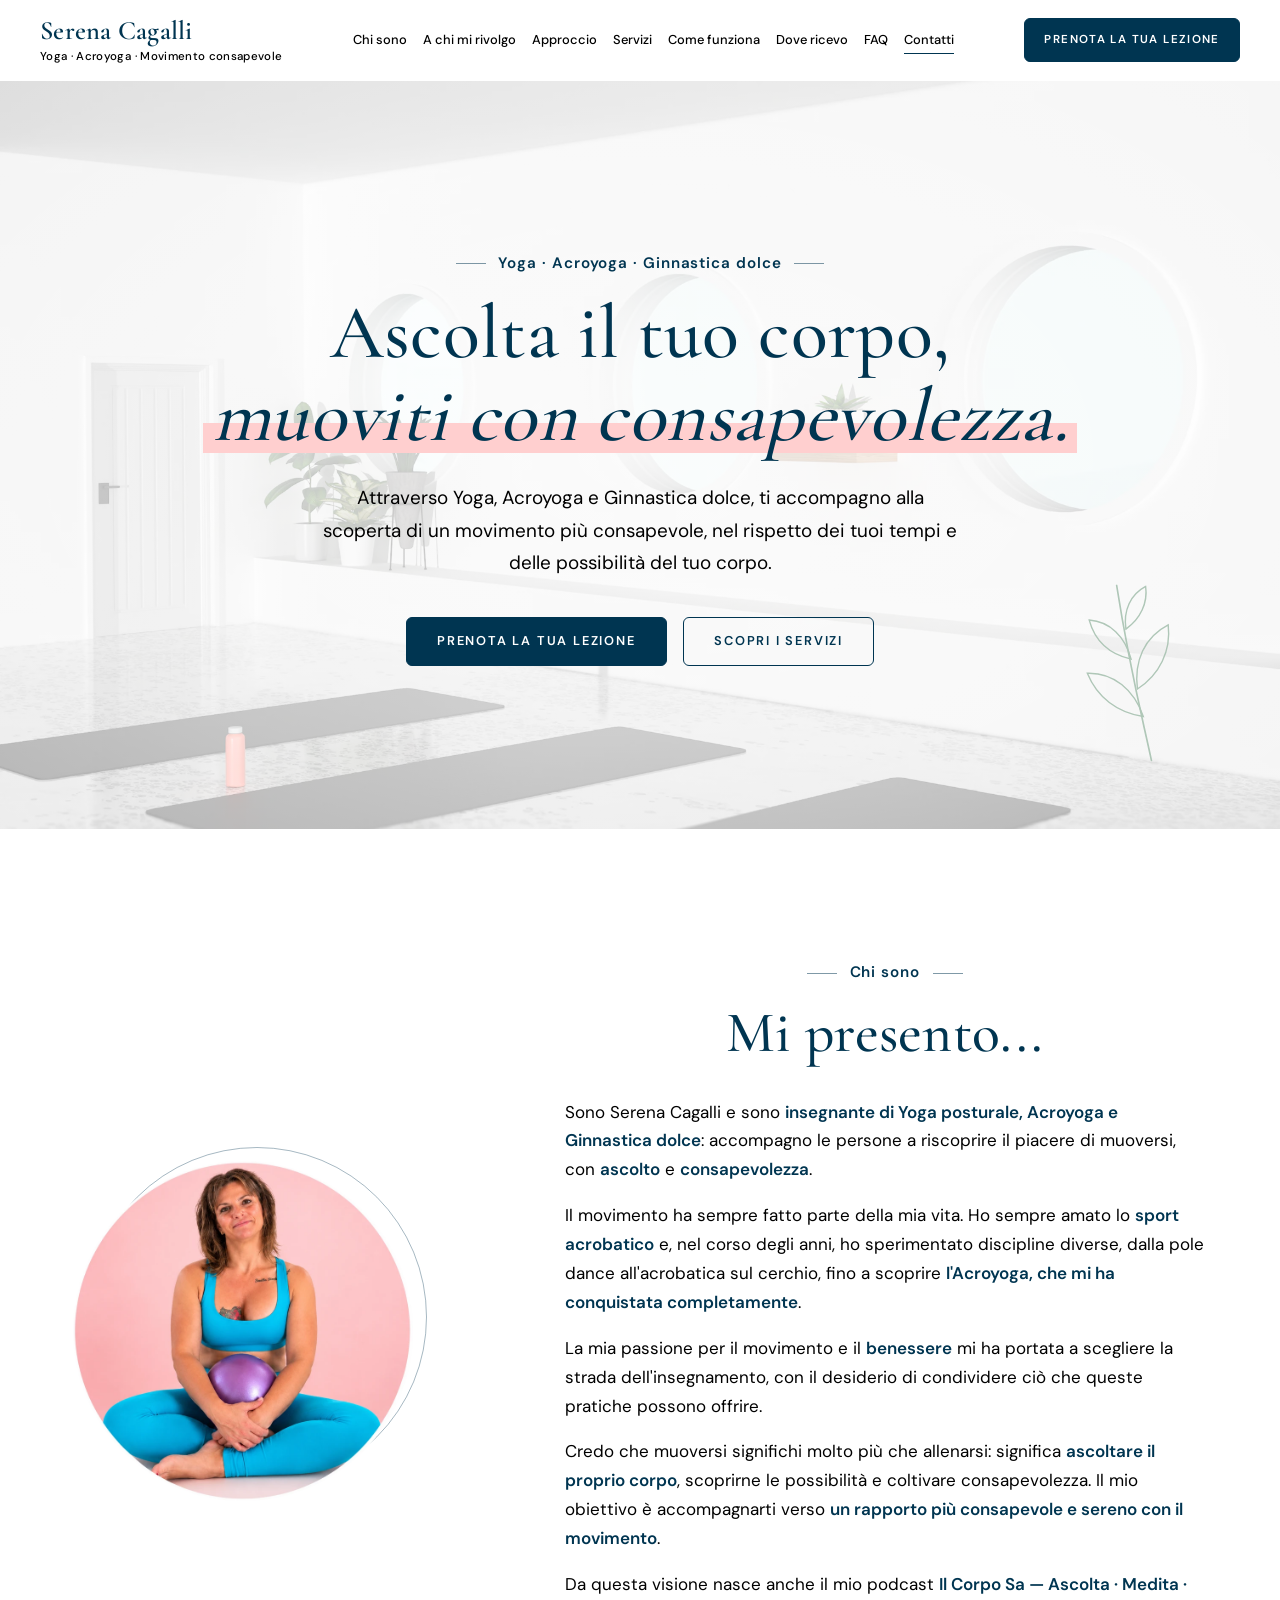
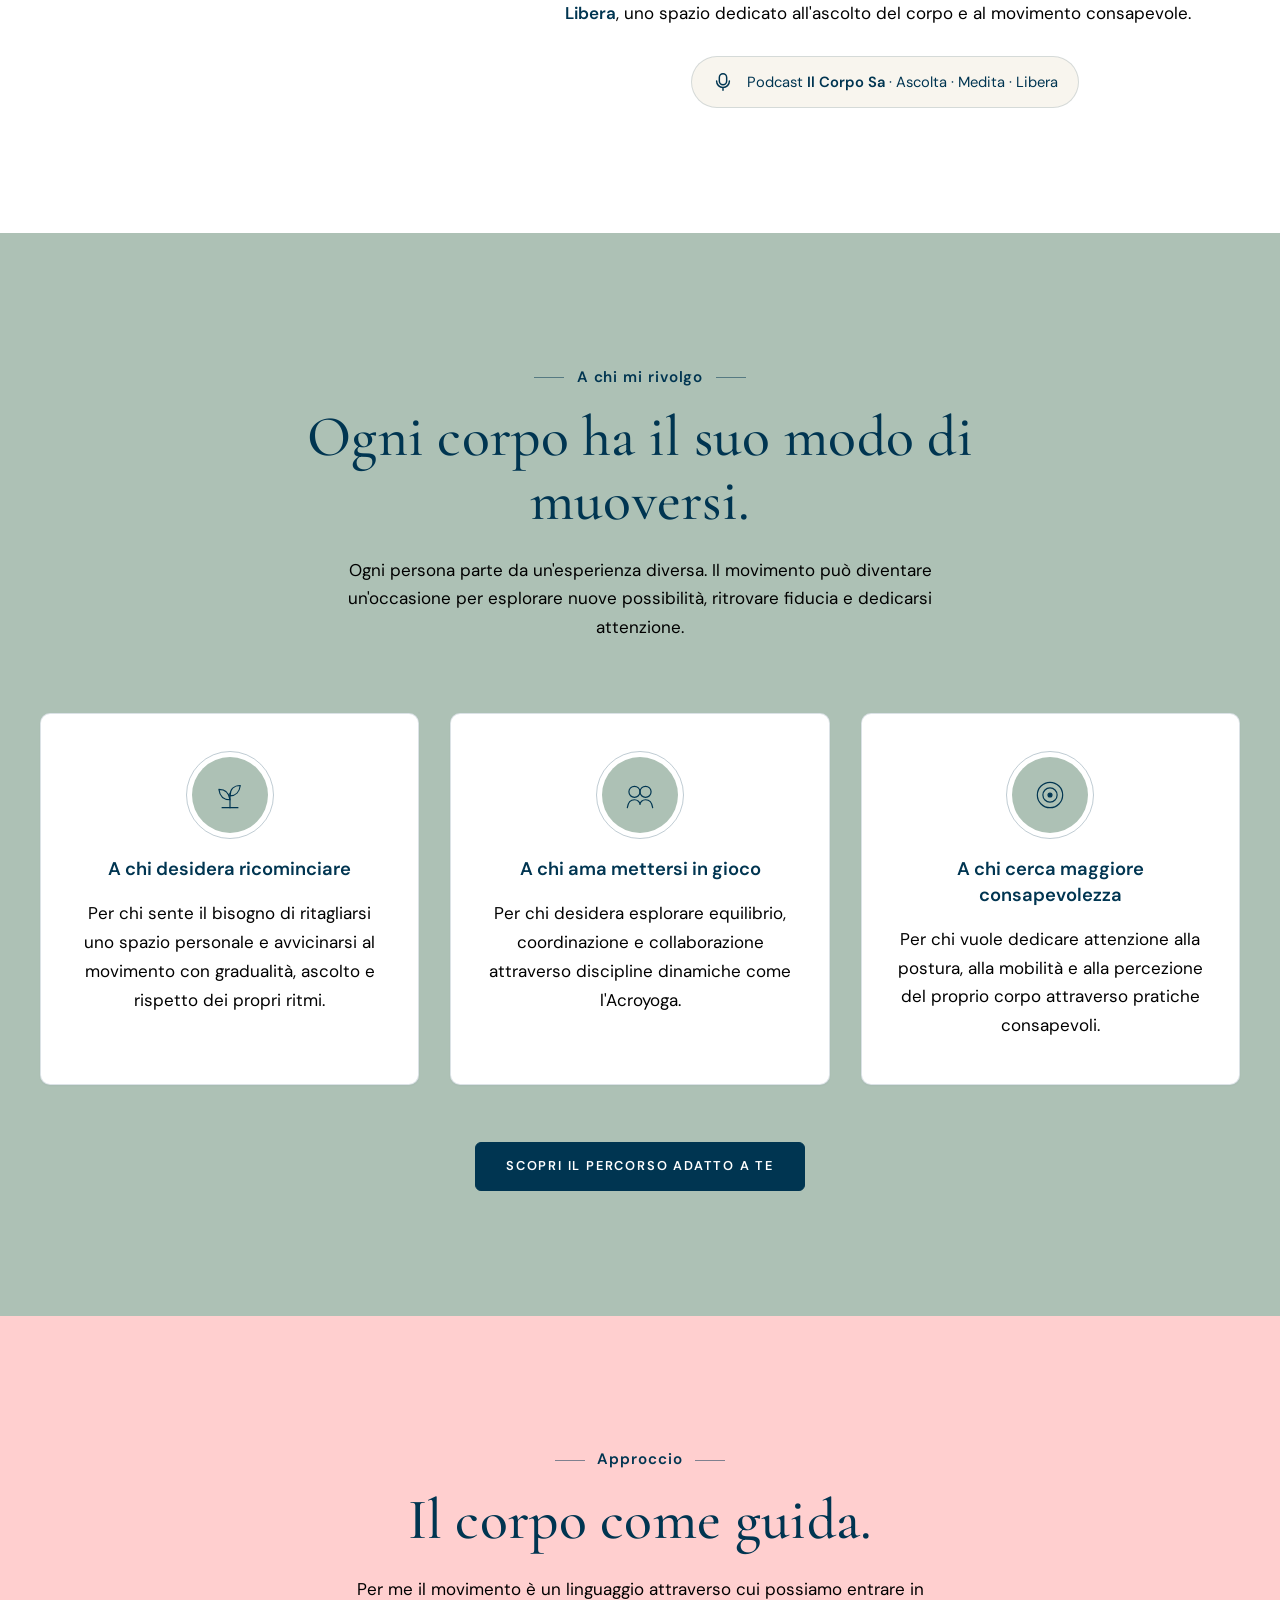
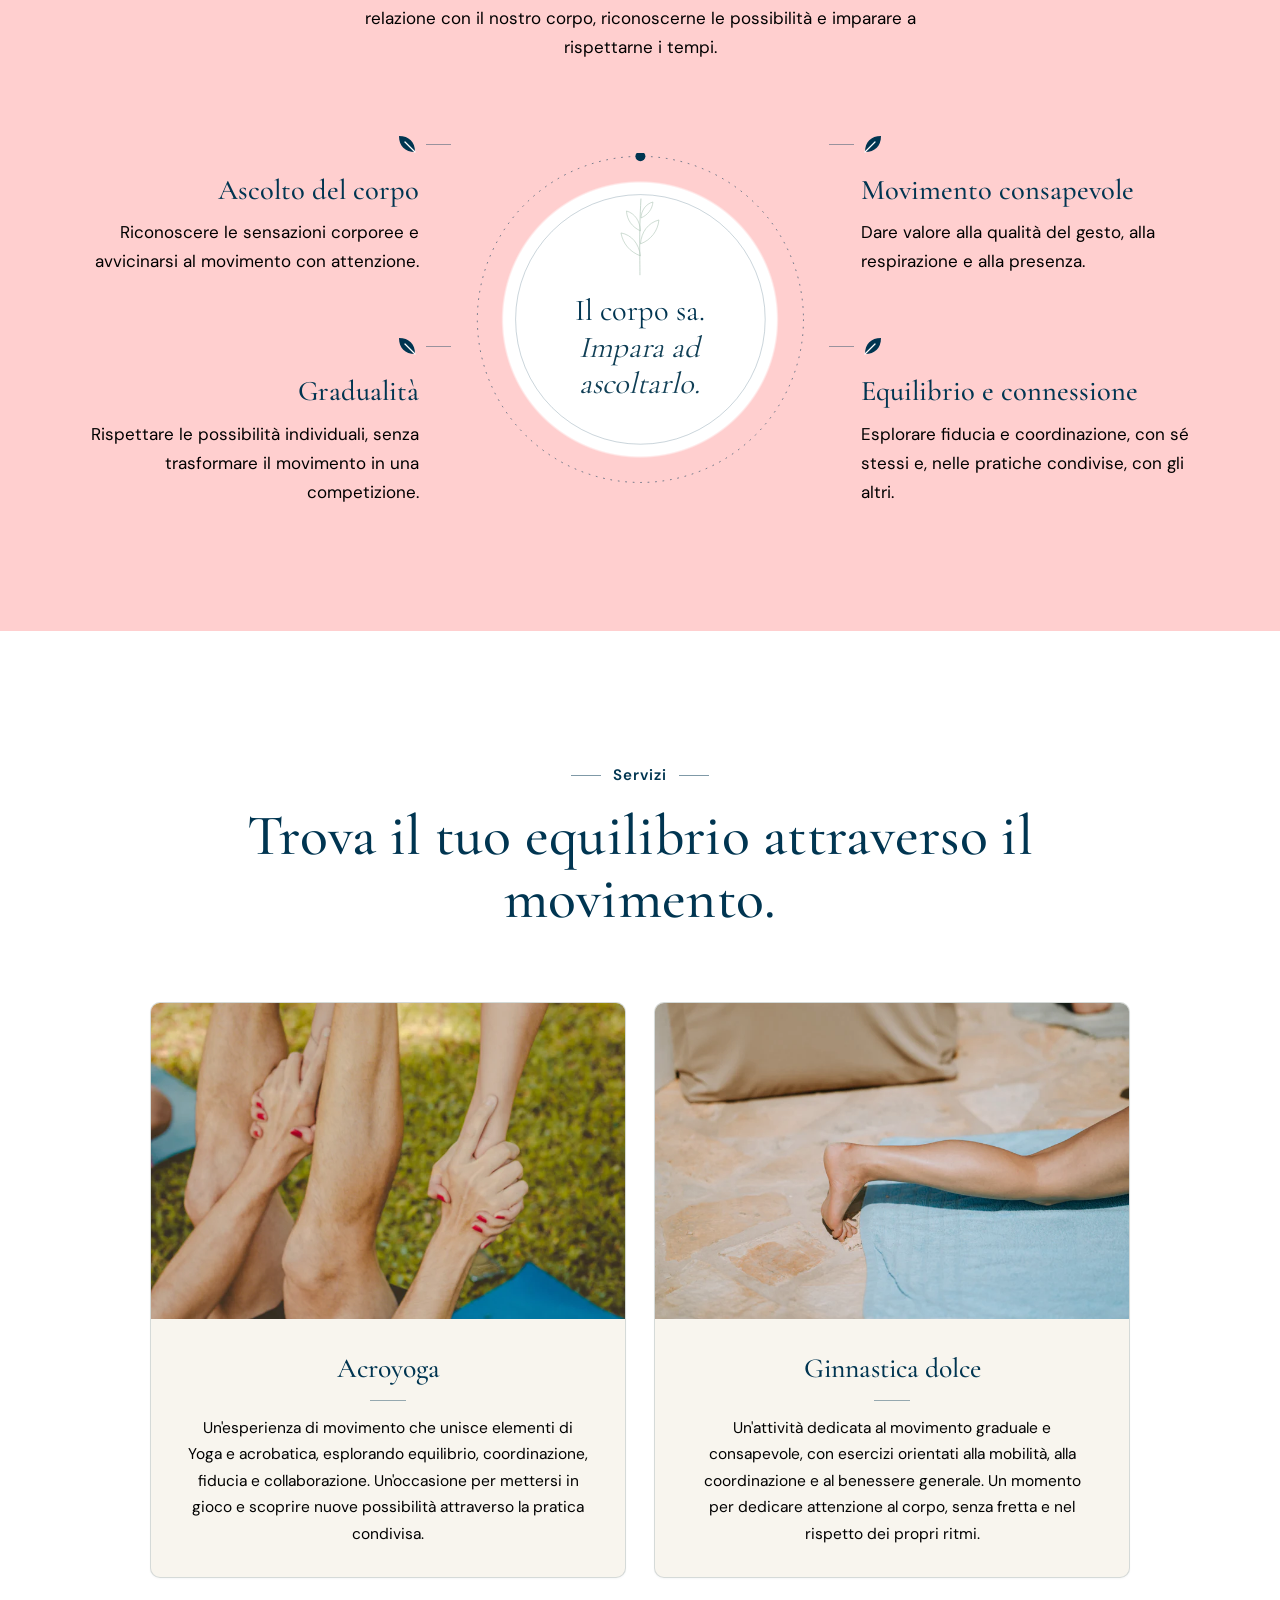
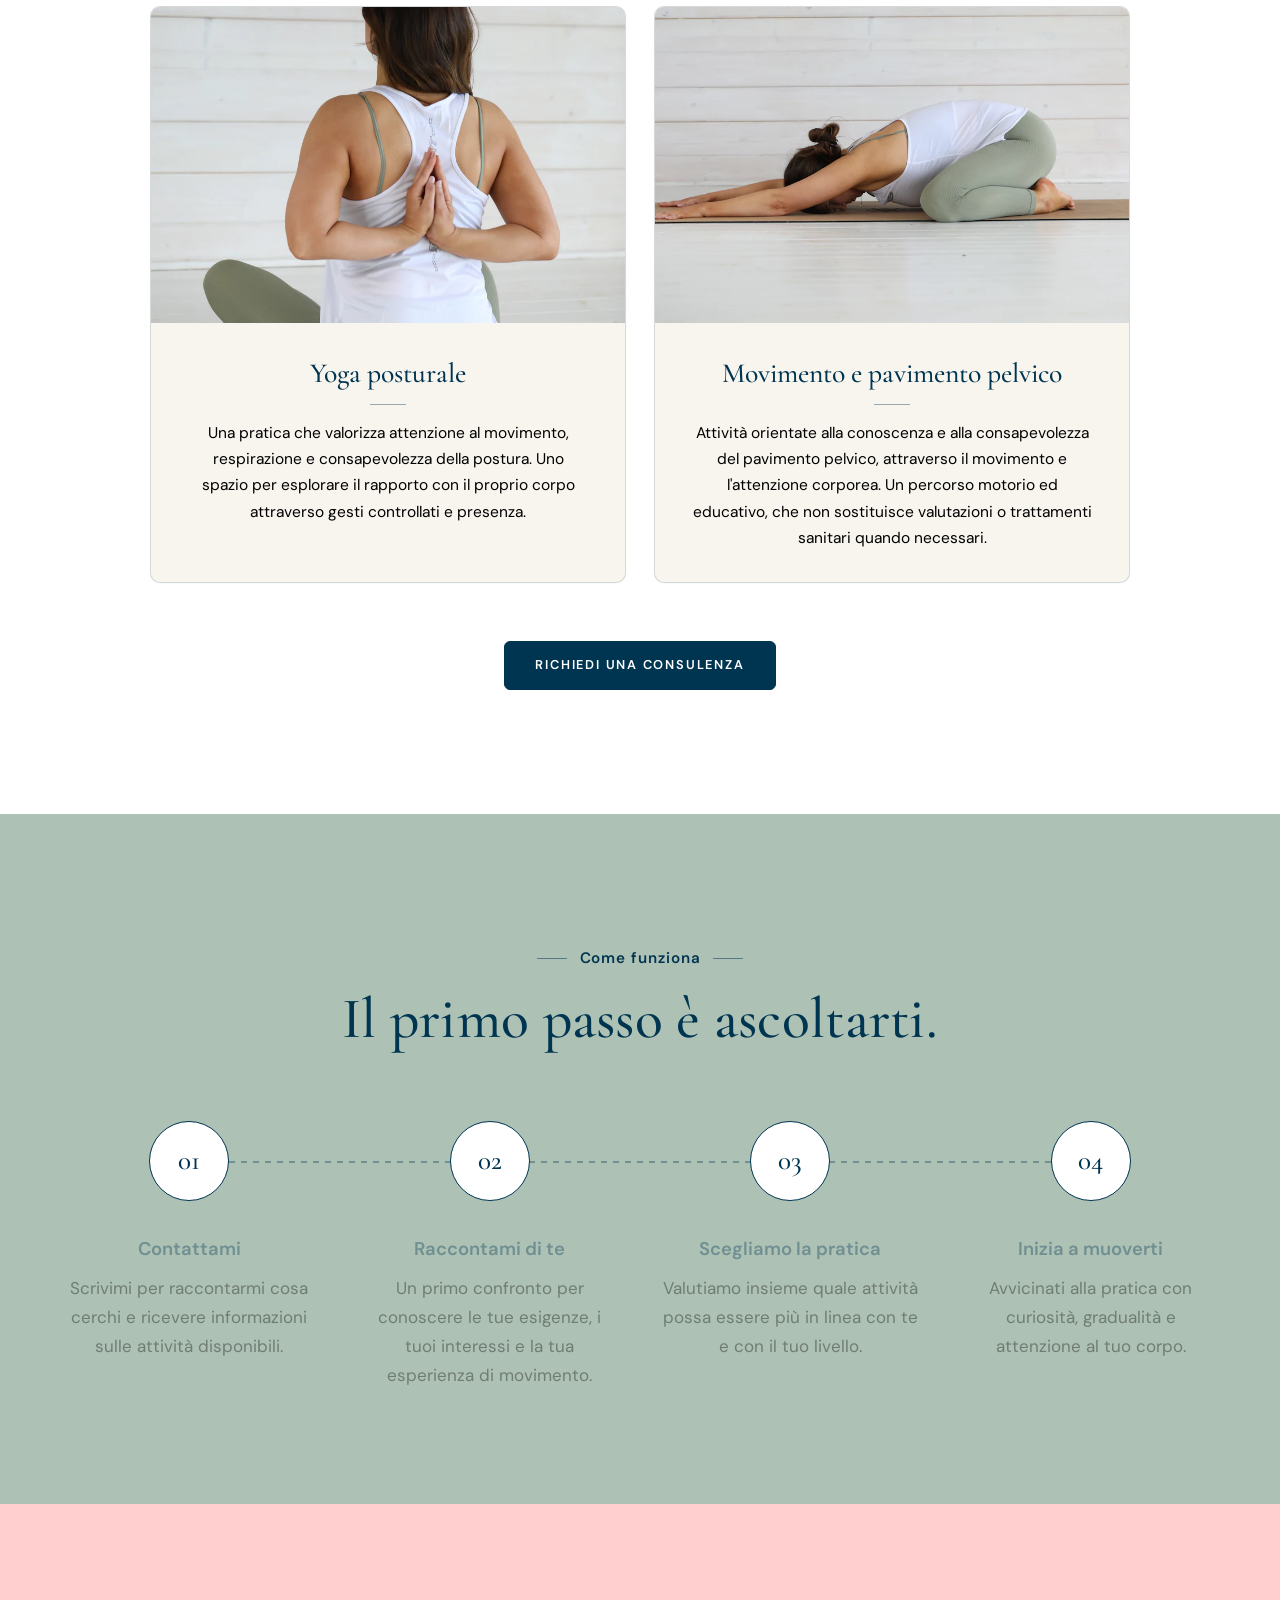
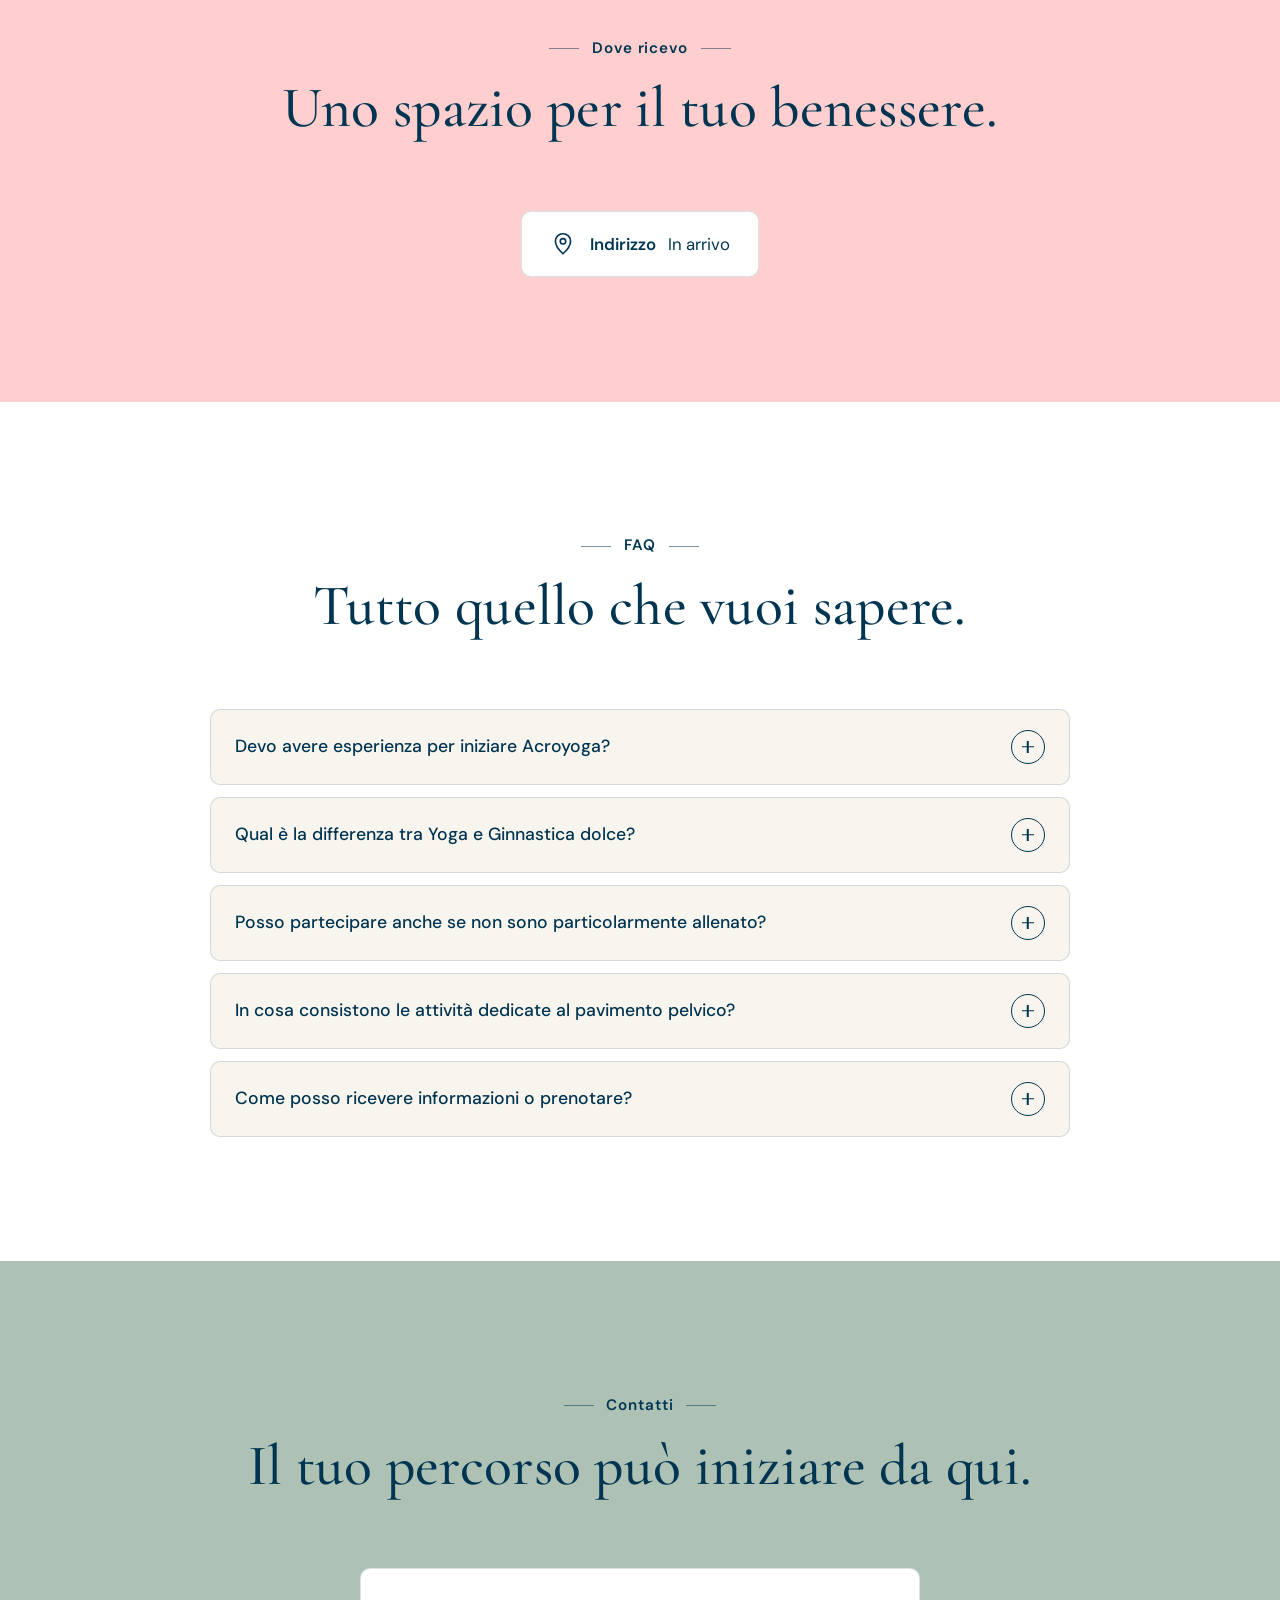
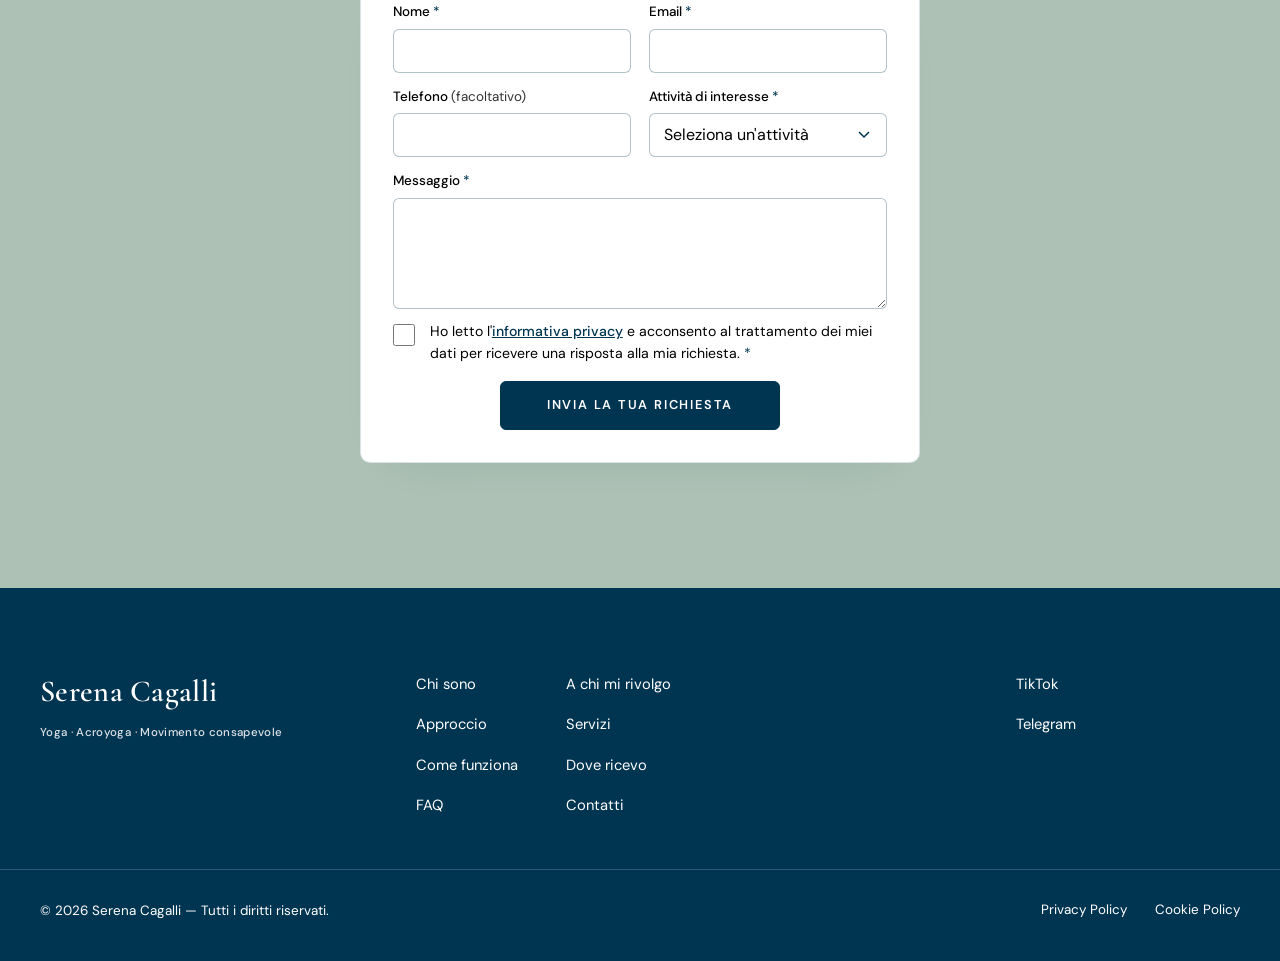
<file: index.html>
<!doctype html>
<html lang="it">
<head>
  <meta charset="utf-8">
  <meta name="viewport" content="width=device-width, initial-scale=1">
  <title>Serena Cagalli | Yoga, Acroyoga e Ginnastica Dolce</title>
  <meta name="description" content="Scopri le attività di Serena Cagalli: Acroyoga, Yoga posturale, Ginnastica dolce e movimento consapevole. Richiedi informazioni.">
  <meta name="theme-color" content="#FFFFFF">
  <!-- Da aggiungere quando il dominio sarà definitivo:
  <link rel="canonical" href="https://DOMINIO/">
  <meta property="og:url" content="https://DOMINIO/">
  -->
  <meta property="og:type" content="website">
  <meta property="og:locale" content="it_IT">
  <meta property="og:site_name" content="Serena Cagalli">
  <meta property="og:title" content="Serena Cagalli | Yoga, Acroyoga e Ginnastica Dolce">
  <meta property="og:description" content="Il corpo sa. Impara ad ascoltarlo. Acroyoga, Yoga posturale, Ginnastica dolce e movimento consapevole.">
  <meta property="og:image" content="assets/img/hero-2000.webp">
  <meta name="twitter:card" content="summary_large_image">

  <link rel="icon" href="assets/img/favicon.svg" type="image/svg+xml">
  <link rel="preload" href="assets/fonts/cormorant-garamond.woff2" as="font" type="font/woff2" crossorigin>
  <link rel="preload" href="assets/fonts/dm-sans.woff2" as="font" type="font/woff2" crossorigin>
  <link rel="preload" as="image" href="assets/img/hero-2000.webp" imagesrcset="assets/img/hero-1000.webp 900w, assets/img/hero-2000.webp 2000w" imagesizes="100vw">
  <link rel="stylesheet" href="assets/css/style.css">
  <script>document.documentElement.classList.add('js');</script>

  <script type="application/ld+json">
  {
    "@context": "https://schema.org",
    "@type": "Person",
    "name": "Serena Cagalli",
    "jobTitle": "Insegnante di Yoga posturale, Acroyoga e Ginnastica dolce",
    "knowsAbout": ["Yoga posturale", "Acroyoga", "Ginnastica dolce", "Movimento consapevole"],
    "sameAs": ["https://www.tiktok.com/@serenacagalli", "https://t.me/ilcorposa"]
  }
  </script>
</head>
<body>
  <a class="skip-link" href="#main">Vai al contenuto</a>

  <svg class="sprite" aria-hidden="true" focusable="false">
    <symbol id="leaf-branch" viewBox="0 0 120 160">
      <path d="M60 158 C60 120 58 80 62 6" fill="none" stroke="currentColor" stroke-width="1.4" stroke-linecap="round"/>
      <path d="M61 120 C40 112 26 96 22 74 C44 78 58 96 61 120Z" fill="none" stroke="currentColor" stroke-width="1.2"/>
      <path d="M61 96 C82 88 96 70 98 48 C76 54 63 72 61 96Z" fill="none" stroke="currentColor" stroke-width="1.2"/>
      <path d="M61 70 C44 62 34 48 33 30 C50 35 60 50 61 70Z" fill="none" stroke="currentColor" stroke-width="1.2"/>
      <path d="M62 44 C76 38 85 26 86 12 C72 16 63 28 62 44Z" fill="none" stroke="currentColor" stroke-width="1.2"/>
    </symbol>
    <symbol id="leaf" viewBox="0 0 24 24">
      <path d="M4 20 C4 10 10 4 20 4 C20 14 14 20 4 20Z" fill="currentColor"/>
      <path d="M4 20 L14 10" stroke="#FFFFFF" stroke-width="1.2" stroke-linecap="round"/>
    </symbol>
  </svg>

  <!-- 1. HEADER -->
  <header class="site-header" id="top">
    <div class="container header-inner">
      <a class="brand" href="#top" aria-label="Serena Cagalli, torna all'inizio">
        <span class="brand-name">Serena Cagalli</span>
        <span class="brand-tag">Yoga · Acroyoga · Movimento consapevole</span>
      </a>

      <nav class="desktop-nav" aria-label="Navigazione principale">
        <ul class="nav-list">
          <li><a href="#chi-sono">Chi sono</a></li>
          <li><a href="#a-chi-mi-rivolgo">A chi mi rivolgo</a></li>
          <li><a href="#approccio">Approccio</a></li>
          <li><a href="#servizi">Servizi</a></li>
          <li><a href="#come-funziona">Come funziona</a></li>
          <li><a href="#dove-ricevo">Dove ricevo</a></li>
          <li><a href="#faq">FAQ</a></li>
          <li><a href="#contatti">Contatti</a></li>
        </ul>
      </nav>
      <a class="btn btn-primary header-cta" href="#contatti">Prenota la tua lezione</a>

      <button class="nav-toggle" type="button" aria-expanded="false" aria-controls="mobile-nav" aria-label="Apri il menu">
        <span class="nav-toggle-bar"></span>
        <span class="nav-toggle-bar"></span>
        <span class="nav-toggle-bar"></span>
      </button>
    </div>

    <nav class="mobile-nav" id="mobile-nav" aria-label="Menu mobile" inert>
      <ul class="mobile-list">
        <li><a href="#chi-sono">Chi sono</a></li>
        <li><a href="#a-chi-mi-rivolgo">A chi mi rivolgo</a></li>
        <li><a href="#approccio">Approccio</a></li>
        <li><a href="#servizi">Servizi</a></li>
        <li><a href="#come-funziona">Come funziona</a></li>
        <li><a href="#dove-ricevo">Dove ricevo</a></li>
        <li><a href="#faq">FAQ</a></li>
        <li><a href="#contatti">Contatti</a></li>
      </ul>
      <a class="btn btn-primary mobile-cta" href="#contatti">Prenota la tua lezione</a>
    </nav>
  </header>

  <main id="main">

    <!-- 2. HERO -->
    <section class="hero" aria-labelledby="hero-title">
      <picture class="hero-media">
        <source media="(max-width: 700px)" srcset="assets/img/hero-1000.webp">
        <img src="assets/img/hero-2000.webp" alt="Sala per lo yoga luminosa e minimale, con finestre rotonde, piante e tappetini" width="2000" height="1200" fetchpriority="high">
      </picture>
      <div class="hero-overlay" aria-hidden="true"></div>
      <svg class="hero-leaf" aria-hidden="true"><use href="#leaf-branch"/></svg>

      <div class="container hero-content">
        <p class="eyebrow">Yoga · Acroyoga · Ginnastica dolce</p>
        <h1 id="hero-title" class="hero-title">
          <span class="hero-line">Ascolta il tuo corpo,</span>
          <span class="hero-line hero-accent"><em>muoviti con consapevolezza.</em></span>
        </h1>
        <p class="hero-text">Attraverso Yoga, Acroyoga e Ginnastica dolce, ti accompagno alla scoperta di un movimento più consapevole, nel rispetto dei tuoi tempi e delle possibilità del tuo corpo.</p>
        <div class="btn-row">
          <a class="btn btn-primary" href="#contatti">Prenota la tua lezione</a>
          <a class="btn btn-outline" href="#servizi">Scopri i servizi</a>
        </div>
      </div>
    </section>

    <!-- 3. CHI SONO -->
    <section class="section bg-1" id="chi-sono" aria-labelledby="chi-sono-title">
      <div class="container about">
        <div class="about-media reveal">
          <span class="about-ring" aria-hidden="true"></span>
          <img class="about-photo" src="assets/img/serena-cagalli.webp" alt="Serena Cagalli seduta a gambe incrociate, sorridente, con una piccola palla viola tra le mani" width="800" height="800" loading="lazy" decoding="async">
        </div>
        <div class="about-text">
          <header class="section-head reveal">
            <p class="eyebrow">Chi sono</p>
            <h2 id="chi-sono-title">Mi presento...</h2>
          </header>
          <div class="prose reveal">
            <p>Sono Serena Cagalli e sono <strong>insegnante di Yoga posturale, Acroyoga e Ginnastica dolce</strong>: accompagno le persone a riscoprire il piacere di muoversi, con <strong>ascolto</strong> e <strong>consapevolezza</strong>.</p>
            <p>Il movimento ha sempre fatto parte della mia vita. Ho sempre amato lo <strong>sport acrobatico</strong> e, nel corso degli anni, ho sperimentato discipline diverse, dalla pole dance all'acrobatica sul cerchio, fino a scoprire <strong>l'Acroyoga, che mi ha conquistata completamente</strong>.</p>
            <p>La mia passione per il movimento e il <strong>benessere</strong> mi ha portata a scegliere la strada dell'insegnamento, con il desiderio di condividere ciò che queste pratiche possono offrire.</p>
            <p>Credo che muoversi significhi molto più che allenarsi: significa <strong>ascoltare il proprio corpo</strong>, scoprirne le possibilità e coltivare consapevolezza. Il mio obiettivo è accompagnarti verso <strong>un rapporto più consapevole e sereno con il movimento</strong>.</p>
            <p>Da questa visione nasce anche il mio podcast <strong>Il Corpo Sa — Ascolta · Medita · Libera</strong>, uno spazio dedicato all'ascolto del corpo e al movimento consapevole.</p>
          </div>
          <p class="podcast-badge reveal">
            <svg viewBox="0 0 24 24" aria-hidden="true"><path fill="none" stroke="currentColor" stroke-width="1.6" stroke-linecap="round" d="M12 3a4 4 0 0 1 4 4v4a4 4 0 0 1-8 0V7a4 4 0 0 1 4-4Zm-7 8a7 7 0 0 0 14 0M12 18v3"/></svg>
            <span>Podcast <strong>Il Corpo Sa</strong> · Ascolta · Medita · Libera</span>
          </p>
        </div>
      </div>
    </section>

    <!-- 4. A CHI MI RIVOLGO -->
    <section class="section bg-2" id="a-chi-mi-rivolgo" aria-labelledby="target-title">
      <div class="container">
        <header class="section-head reveal">
          <p class="eyebrow">A chi mi rivolgo</p>
          <h2 id="target-title">Ogni corpo ha il suo modo di muoversi.</h2>
          <p class="section-intro">Ogni persona parte da un'esperienza diversa. Il movimento può diventare un'occasione per esplorare nuove possibilità, ritrovare fiducia e dedicarsi attenzione.</p>
        </header>

        <div class="grid grid-3">
          <article class="card card-target reveal">
            <span class="card-icon" aria-hidden="true">
              <svg viewBox="0 0 48 48" fill="none" stroke="currentColor" stroke-width="1.5" stroke-linecap="round" stroke-linejoin="round"><path d="M24 40 V22"/><path d="M24 30 C16 30 11 25 10 17 C18 17 23 22 24 30Z"/><path d="M24 25 C31 25 36 20 37 12 C29 12 24 17 24 25Z"/><path d="M14 40 H34"/></svg>
            </span>
            <h3>A chi desidera ricominciare</h3>
            <p>Per chi sente il bisogno di ritagliarsi uno spazio personale e avvicinarsi al movimento con gradualità, ascolto e rispetto dei propri ritmi.</p>
          </article>
          <article class="card card-target reveal">
            <span class="card-icon" aria-hidden="true">
              <svg viewBox="0 0 48 48" fill="none" stroke="currentColor" stroke-width="1.5" stroke-linecap="round" stroke-linejoin="round"><circle cx="17" cy="20" r="7"/><circle cx="31" cy="20" r="7"/><path d="M8 40 C9 33 13 30 17 30 C21 30 24 33 24 36 C24 33 27 30 31 30 C35 30 39 33 40 40"/></svg>
            </span>
            <h3>A chi ama mettersi in gioco</h3>
            <p>Per chi desidera esplorare equilibrio, coordinazione e collaborazione attraverso discipline dinamiche come l'Acroyoga.</p>
          </article>
          <article class="card card-target reveal">
            <span class="card-icon" aria-hidden="true">
              <svg viewBox="0 0 48 48" fill="none" stroke="currentColor" stroke-width="1.5" stroke-linecap="round" stroke-linejoin="round"><circle cx="24" cy="24" r="16"/><circle cx="24" cy="24" r="9"/><circle cx="24" cy="24" r="2.5" fill="currentColor"/></svg>
            </span>
            <h3>A chi cerca maggiore consapevolezza</h3>
            <p>Per chi vuole dedicare attenzione alla postura, alla mobilità e alla percezione del proprio corpo attraverso pratiche consapevoli.</p>
          </article>
        </div>

        <div class="section-cta reveal">
          <a class="btn btn-primary" href="#come-funziona">Scopri il percorso adatto a te</a>
        </div>
      </div>
    </section>

    <!-- 5. APPROCCIO -->
    <section class="section bg-3" id="approccio" aria-labelledby="approccio-title">
      <div class="container">
        <header class="section-head reveal">
          <p class="eyebrow">Approccio</p>
          <h2 id="approccio-title">Il corpo come guida.</h2>
          <p class="section-intro">Per me il movimento è un linguaggio attraverso cui possiamo entrare in relazione con il nostro corpo, riconoscerne le possibilità e imparare a rispettarne i tempi.</p>
        </header>

        <div class="orbit">
          <div class="orbit-core reveal" aria-hidden="true">
            <svg class="orbit-rings" viewBox="0 0 400 400">
              <circle cx="200" cy="200" r="196" />
              <circle cx="200" cy="200" r="150" />
              <circle class="orbit-dot" cx="200" cy="4" r="6" />
            </svg>
            <svg class="orbit-leaf"><use href="#leaf-branch"/></svg>
            <p class="orbit-quote">Il corpo sa.<br><em>Impara ad ascoltarlo.</em></p>
          </div>

          <ul class="orbit-list">
            <li class="orbit-item orbit-tl reveal">
              <svg class="orbit-mark" aria-hidden="true"><use href="#leaf"/></svg>
              <h3>Ascolto del corpo</h3>
              <p>Riconoscere le sensazioni corporee e avvicinarsi al movimento con attenzione.</p>
            </li>
            <li class="orbit-item orbit-tr reveal">
              <svg class="orbit-mark" aria-hidden="true"><use href="#leaf"/></svg>
              <h3>Movimento consapevole</h3>
              <p>Dare valore alla qualità del gesto, alla respirazione e alla presenza.</p>
            </li>
            <li class="orbit-item orbit-bl reveal">
              <svg class="orbit-mark" aria-hidden="true"><use href="#leaf"/></svg>
              <h3>Gradualità</h3>
              <p>Rispettare le possibilità individuali, senza trasformare il movimento in una competizione.</p>
            </li>
            <li class="orbit-item orbit-br reveal">
              <svg class="orbit-mark" aria-hidden="true"><use href="#leaf"/></svg>
              <h3>Equilibrio e connessione</h3>
              <p>Esplorare fiducia e coordinazione, con sé stessi e, nelle pratiche condivise, con gli altri.</p>
            </li>
          </ul>
        </div>
      </div>
    </section>

    <!-- 6. SERVIZI -->
    <section class="section bg-1" id="servizi" aria-labelledby="servizi-title">
      <div class="container">
        <header class="section-head reveal">
          <p class="eyebrow">Servizi</p>
          <h2 id="servizi-title">Trova il tuo equilibrio attraverso il movimento.</h2>
        </header>

        <div class="services">
          <article class="card card-service reveal">
            <div class="card-media">
              <img src="assets/img/acroyoga.webp" alt="Primo piano di mani che sostengono le gambe durante una figura di Acroyoga su un prato" width="800" height="600" loading="lazy" decoding="async">
            </div>
            <div class="card-body">
              <h3>Acroyoga</h3>
              <p>Un'esperienza di movimento che unisce elementi di Yoga e acrobatica, esplorando equilibrio, coordinazione, fiducia e collaborazione. Un'occasione per mettersi in gioco e scoprire nuove possibilità attraverso la pratica condivisa.</p>
            </div>
          </article>
          <article class="card card-service reveal">
            <div class="card-media">
              <img src="assets/img/ginnastica-dolce.webp" alt="Una gamba distesa su un tappetino azzurro durante un esercizio dolce, in luce naturale" width="800" height="600" loading="lazy" decoding="async">
            </div>
            <div class="card-body">
              <h3>Ginnastica dolce</h3>
              <p>Un'attività dedicata al movimento graduale e consapevole, con esercizi orientati alla mobilità, alla coordinazione e al benessere generale. Un momento per dedicare attenzione al corpo, senza fretta e nel rispetto dei propri ritmi.</p>
            </div>
          </article>
          <article class="card card-service reveal">
            <div class="card-media">
              <img src="assets/img/yoga-posturale.webp" alt="Persona seduta vista di spalle, schiena dritta e mani giunte dietro la schiena, in uno studio luminoso" width="840" height="560" loading="lazy" decoding="async">
            </div>
            <div class="card-body">
              <h3>Yoga posturale</h3>
              <p>Una pratica che valorizza attenzione al movimento, respirazione e consapevolezza della postura. Uno spazio per esplorare il rapporto con il proprio corpo attraverso gesti controllati e presenza.</p>
            </div>
          </article>
          <article class="card card-service reveal">
            <div class="card-media">
              <img src="assets/img/pavimento-pelvico.webp" alt="Posizione del bambino su un tappetino da yoga, con le braccia distese in avanti e il bacino appoggiato sui talloni" width="840" height="560" loading="lazy" decoding="async">
            </div>
            <div class="card-body">
              <h3>Movimento e pavimento pelvico</h3>
              <p>Attività orientate alla conoscenza e alla consapevolezza del pavimento pelvico, attraverso il movimento e l'attenzione corporea. Un percorso motorio ed educativo, che non sostituisce valutazioni o trattamenti sanitari quando necessari.</p>
            </div>
          </article>
        </div>

        <div class="section-cta reveal">
          <a class="btn btn-primary" href="#contatti">Richiedi una consulenza</a>
        </div>
      </div>
    </section>

    <!-- 7. COME FUNZIONA -->
    <section class="section bg-2" id="come-funziona" aria-labelledby="percorso-title">
      <div class="container">
        <header class="section-head reveal">
          <p class="eyebrow">Come funziona</p>
          <h2 id="percorso-title">Il primo passo è ascoltarti.</h2>
        </header>

        <div class="journey" id="journey">
          <div class="journey-track" aria-hidden="true"><span class="journey-fill"></span></div>
          <ol class="journey-list">
          <li class="journey-step">
            <span class="journey-num" aria-hidden="true"><span>01</span></span>
            <h3><span class="visually-hidden">Passo 1: </span>Contattami</h3>
            <p>Scrivimi per raccontarmi cosa cerchi e ricevere informazioni sulle attività disponibili.</p>
          </li>
          <li class="journey-step">
            <span class="journey-num" aria-hidden="true"><span>02</span></span>
            <h3><span class="visually-hidden">Passo 2: </span>Raccontami di te</h3>
            <p>Un primo confronto per conoscere le tue esigenze, i tuoi interessi e la tua esperienza di movimento.</p>
          </li>
          <li class="journey-step">
            <span class="journey-num" aria-hidden="true"><span>03</span></span>
            <h3><span class="visually-hidden">Passo 3: </span>Scegliamo la pratica</h3>
            <p>Valutiamo insieme quale attività possa essere più in linea con te e con il tuo livello.</p>
          </li>
          <li class="journey-step">
            <span class="journey-num" aria-hidden="true"><span>04</span></span>
            <h3><span class="visually-hidden">Passo 4: </span>Inizia a muoverti</h3>
            <p>Avvicinati alla pratica con curiosità, gradualità e attenzione al tuo corpo.</p>
          </li>
          </ol>
        </div>
      </div>
    </section>

    <!-- 8. DOVE RICEVO -->
    <section class="section bg-3" id="dove-ricevo" aria-labelledby="dove-title">
      <div class="container">
        <header class="section-head reveal">
          <p class="eyebrow">Dove ricevo</p>
          <h2 id="dove-title">Uno spazio per il tuo benessere.</h2>
        </header>
        <div class="address-box reveal">
          <svg viewBox="0 0 24 24" aria-hidden="true"><path fill="none" stroke="currentColor" stroke-width="1.5" d="M12 21s-7-6.2-7-11.5A7 7 0 0 1 19 9.5C19 14.8 12 21 12 21Z"/><circle cx="12" cy="9.5" r="2.5" fill="none" stroke="currentColor" stroke-width="1.5"/></svg>
          <p><span class="address-label">Indirizzo</span> In arrivo</p>
        </div>
      </div>
    </section>

    <!-- 9. FAQ -->
    <section class="section bg-1" id="faq" aria-labelledby="faq-title">
      <div class="container container-narrow">
        <header class="section-head reveal">
          <p class="eyebrow">FAQ</p>
          <h2 id="faq-title">Tutto quello che vuoi sapere.</h2>
        </header>

        <div class="accordion reveal">
          <div class="acc-item">
            <h3 class="acc-heading">
              <button class="acc-trigger" type="button" aria-expanded="false" aria-controls="faq-1" id="faq-1-btn">
                <span>Devo avere esperienza per iniziare Acroyoga?</span><span class="acc-icon" aria-hidden="true"></span>
              </button>
            </h3>
            <div class="acc-panel" id="faq-1" role="region" aria-labelledby="faq-1-btn" hidden>
              <p>Dipende dal tipo di lezione. Scrivimi: ti racconterò quali attività propongo e insieme capiremo quale sia la più adatta al tuo livello.</p>
            </div>
          </div>
          <div class="acc-item">
            <h3 class="acc-heading">
              <button class="acc-trigger" type="button" aria-expanded="false" aria-controls="faq-2" id="faq-2-btn">
                <span>Qual è la differenza tra Yoga e Ginnastica dolce?</span><span class="acc-icon" aria-hidden="true"></span>
              </button>
            </h3>
            <div class="acc-panel" id="faq-2" role="region" aria-labelledby="faq-2-btn" hidden>
              <p>Sono attività diverse. Nello Yoga propongo pratiche di movimento, postura e respirazione; nella Ginnastica dolce propongo esercizi graduali, orientati alla mobilità e al benessere del corpo.</p>
            </div>
          </div>
          <div class="acc-item">
            <h3 class="acc-heading">
              <button class="acc-trigger" type="button" aria-expanded="false" aria-controls="faq-3" id="faq-3-btn">
                <span>Posso partecipare anche se non sono particolarmente allenato?</span><span class="acc-icon" aria-hidden="true"></span>
              </button>
            </h3>
            <div class="acc-panel" id="faq-3" role="region" aria-labelledby="faq-3-btn" hidden>
              <p>Dipende dall'attività e dalle tue condizioni individuali. Ne parliamo insieme e ti aiuto a individuare la proposta più adatta a te.</p>
            </div>
          </div>
          <div class="acc-item">
            <h3 class="acc-heading">
              <button class="acc-trigger" type="button" aria-expanded="false" aria-controls="faq-4" id="faq-4-btn">
                <span>In cosa consistono le attività dedicate al pavimento pelvico?</span><span class="acc-icon" aria-hidden="true"></span>
              </button>
            </h3>
            <div class="acc-panel" id="faq-4" role="region" aria-labelledby="faq-4-btn" hidden>
              <p>Sono proposte che dedico alla consapevolezza corporea e al movimento. Contattami per conoscere i contenuti delle mie lezioni e capire se sono adatte alle tue esigenze: non sostituiscono una valutazione sanitaria, quando necessaria.</p>
            </div>
          </div>
          <div class="acc-item">
            <h3 class="acc-heading">
              <button class="acc-trigger" type="button" aria-expanded="false" aria-controls="faq-5" id="faq-5-btn">
                <span>Come posso ricevere informazioni o prenotare?</span><span class="acc-icon" aria-hidden="true"></span>
              </button>
            </h3>
            <div class="acc-panel" id="faq-5" role="region" aria-labelledby="faq-5-btn" hidden>
              <p>Scrivimi tramite il modulo di contatto: ti risponderò con tutte le informazioni su attività, disponibilità e modalità di partecipazione.</p>
            </div>
          </div>
        </div>
      </div>
    </section>

    <!-- 10. CONTATTI -->
    <section class="section bg-2" id="contatti" aria-labelledby="contatti-title">
      <div class="container">
        <header class="section-head reveal">
          <p class="eyebrow">Contatti</p>
          <h2 id="contatti-title">Il tuo percorso può iniziare da qui.</h2>
        </header>

        <form class="contact-form reveal" id="contact-form" action="/api/contatti" method="post" novalidate>
          <div class="form-row">
            <div class="field">
              <label for="f-nome">Nome <span class="req" aria-hidden="true">*</span></label>
              <input id="f-nome" name="nome" type="text" autocomplete="name" required maxlength="80" aria-describedby="f-nome-err">
              <p class="field-error" id="f-nome-err" aria-live="polite"></p>
            </div>
            <div class="field">
              <label for="f-email">Email <span class="req" aria-hidden="true">*</span></label>
              <input id="f-email" name="email" type="email" autocomplete="email" required maxlength="120" aria-describedby="f-email-err">
              <p class="field-error" id="f-email-err" aria-live="polite"></p>
            </div>
          </div>
          <div class="form-row">
            <div class="field">
              <label for="f-telefono">Telefono <span class="optional">(facoltativo)</span></label>
              <input id="f-telefono" name="telefono" type="tel" autocomplete="tel" maxlength="30" aria-describedby="f-telefono-err">
              <p class="field-error" id="f-telefono-err" aria-live="polite"></p>
            </div>
            <div class="field">
              <label for="f-attivita">Attività di interesse <span class="req" aria-hidden="true">*</span></label>
              <select id="f-attivita" name="attivita" required aria-describedby="f-attivita-err">
                <option value="">Seleziona un'attività</option>
                <option>Acroyoga</option>
                <option>Ginnastica dolce</option>
                <option>Yoga posturale</option>
                <option>Movimento e pavimento pelvico</option>
                <option>Non lo so ancora, vorrei un consiglio</option>
              </select>
              <p class="field-error" id="f-attivita-err" aria-live="polite"></p>
            </div>
          </div>
          <div class="field">
            <label for="f-messaggio">Messaggio <span class="req" aria-hidden="true">*</span></label>
            <textarea id="f-messaggio" name="messaggio" rows="4" required minlength="10" maxlength="2000" aria-describedby="f-messaggio-err"></textarea>
            <p class="field-error" id="f-messaggio-err" aria-live="polite"></p>
          </div>

          <div class="hp" aria-hidden="true">
            <label for="f-website">Lascia vuoto questo campo</label>
            <input id="f-website" name="website" type="text" tabindex="-1" autocomplete="off">
          </div>
          <input type="hidden" name="ts" id="f-ts">

          <div class="field field-check">
            <input id="f-privacy" name="privacy" type="checkbox" value="1" required aria-describedby="f-privacy-err">
            <label for="f-privacy">Ho letto l'<a href="privacy.html" target="_blank" rel="noopener">informativa privacy</a> e acconsento al trattamento dei miei dati per ricevere una risposta alla mia richiesta. <span class="req" aria-hidden="true">*</span></label>
            <p class="field-error" id="f-privacy-err" aria-live="polite"></p>
          </div>

          <div class="form-actions">
            <button class="btn btn-primary" type="submit">Invia la tua richiesta</button>
          </div>
          <div class="form-status" id="form-status" role="status" aria-live="polite" tabindex="-1"></div>
        </form>
      </div>
    </section>
  </main>

  <!-- 11. FOOTER -->
  <footer class="site-footer">
    <div class="container footer-inner">
      <div class="footer-brand">
        <p class="brand-name">Serena Cagalli</p>
        <p class="brand-tag">Yoga · Acroyoga · Movimento consapevole</p>
      </div>
      <nav class="footer-nav" aria-label="Sezioni del sito">
        <ul>
          <li><a href="#chi-sono">Chi sono</a></li>
          <li><a href="#a-chi-mi-rivolgo">A chi mi rivolgo</a></li>
          <li><a href="#approccio">Approccio</a></li>
          <li><a href="#servizi">Servizi</a></li>
          <li><a href="#come-funziona">Come funziona</a></li>
          <li><a href="#dove-ricevo">Dove ricevo</a></li>
          <li><a href="#faq">FAQ</a></li>
          <li><a href="#contatti">Contatti</a></li>
        </ul>
      </nav>
      <div class="footer-social">
        <ul>
          <li><a href="https://www.tiktok.com/@serenacagalli" target="_blank" rel="noopener">TikTok<span class="visually-hidden"> (si apre in una nuova scheda)</span></a></li>
          <li><a href="https://t.me/ilcorposa" target="_blank" rel="noopener">Telegram<span class="visually-hidden"> (si apre in una nuova scheda)</span></a></li>
          <!-- Spotify: aggiungere qui il link ufficiale quando disponibile -->
        </ul>
      </div>
    </div>
    <div class="container footer-bottom">
      <p>© <span id="year">2026</span> Serena Cagalli — Tutti i diritti riservati.</p>
      <!-- Dati fiscali e professionali obbligatori: inserire qui quando forniti -->
      <ul class="footer-legal">
        <li><a href="privacy.html">Privacy Policy</a></li>
        <li><a href="privacy.html#cookie">Cookie Policy</a></li>
      </ul>
    </div>
  </footer>

  <script src="assets/js/main.js" defer></script>
</body>
</html>
</file>
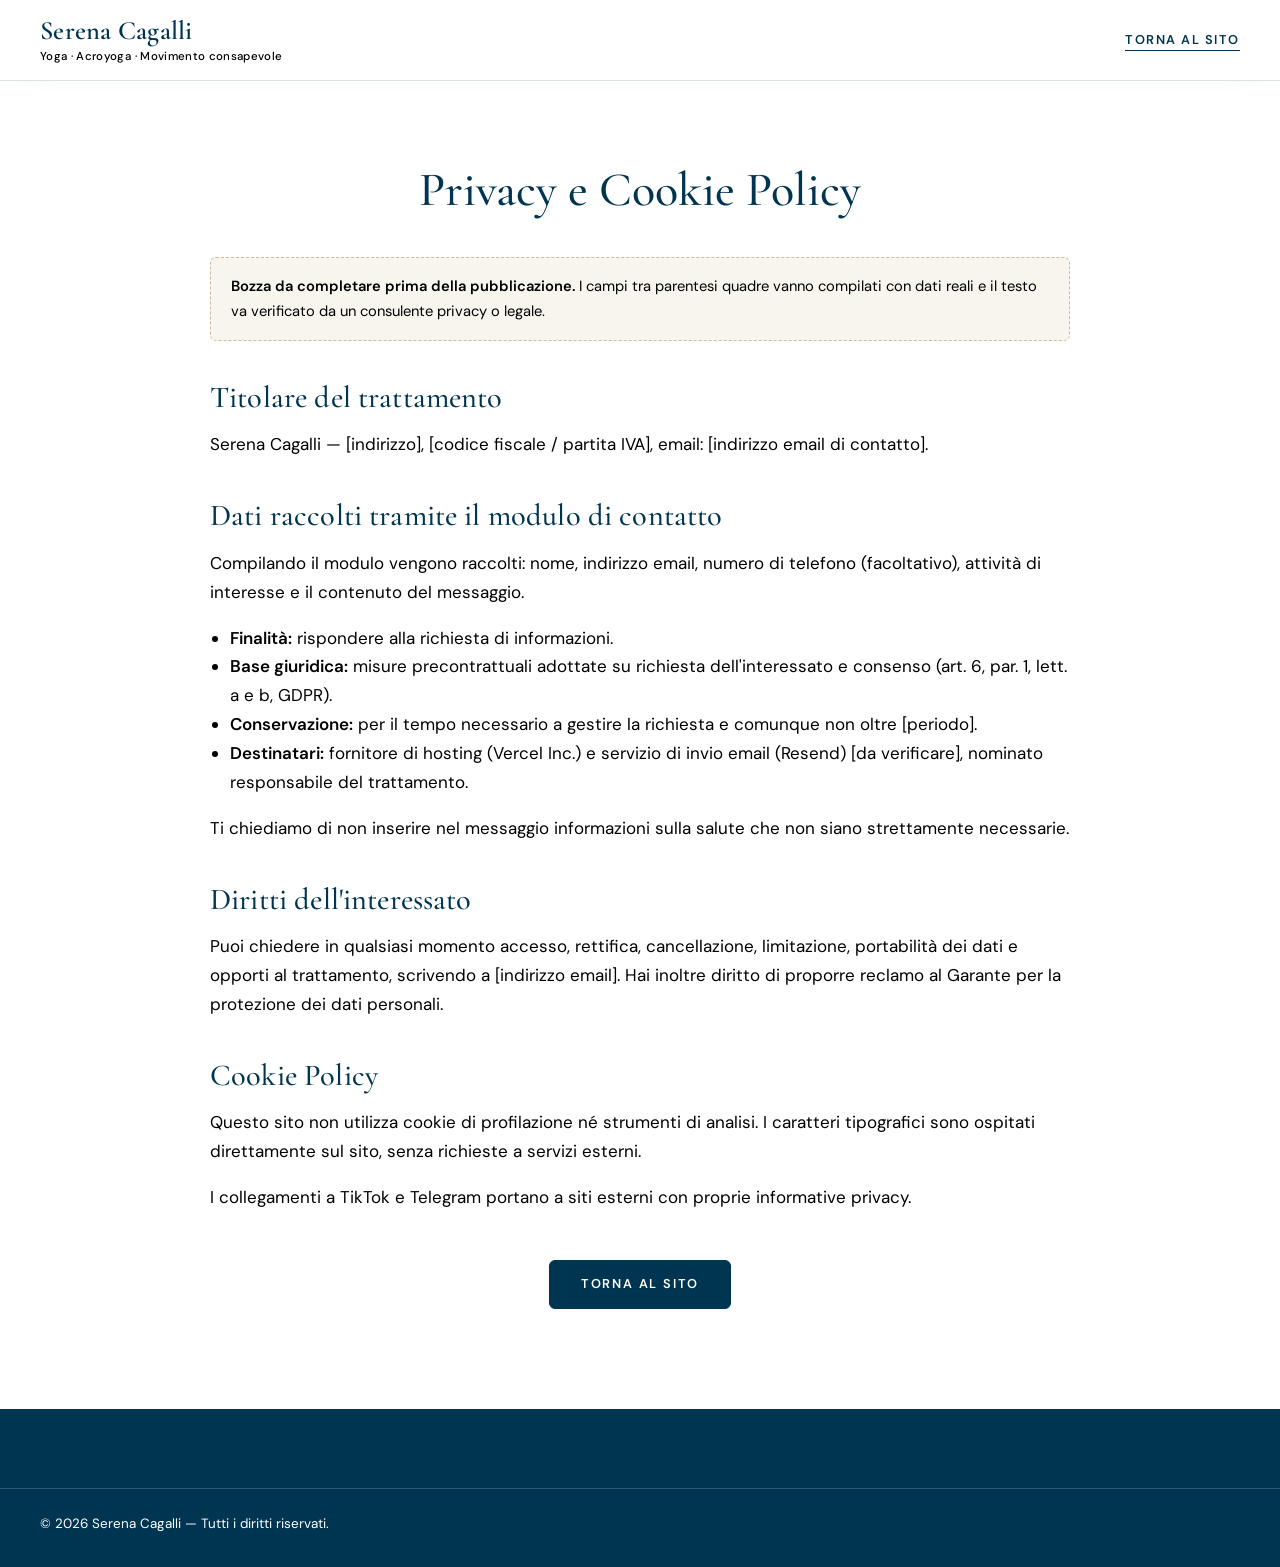
<file: privacy.html>
<!doctype html>
<html lang="it">
<head>
  <meta charset="utf-8">
  <meta name="viewport" content="width=device-width, initial-scale=1">
  <title>Privacy e Cookie Policy | Serena Cagalli</title>
  <meta name="robots" content="noindex">
  <link rel="icon" href="assets/img/favicon.svg" type="image/svg+xml">
  <link rel="stylesheet" href="assets/css/style.css">
  <style>
    .legal { padding-block: clamp(3rem, 2rem + 4vw, 6rem); }
    .legal h1 { font-family: var(--serif); font-weight: 500; font-size: clamp(2rem, 1.4rem + 2.4vw, 3rem); text-align: center; line-height: 1.1; color: var(--accent); margin-bottom: 2.5rem; }
    .legal h2 { font-size: clamp(1.4rem, 1.2rem + 1vw, 1.9rem); text-align: left; margin: 2.5rem 0 1rem; }
    .legal p, .legal li { color: var(--text-soft); }
    .legal ul { list-style: disc; padding-left: 1.25rem; margin-bottom: 1em; }
    .todo { padding: 1rem 1.25rem; border: 1px dashed var(--sand); border-radius: var(--radius-btn); background: var(--cream); font-size: .92rem; }
    .back { text-align: center; margin-top: 3rem; }
    .text-link { margin-left: auto; font-size: .8rem; font-weight: 600; letter-spacing: .12em; text-transform: uppercase; color: var(--accent); text-decoration: none; border-bottom: 1px solid var(--accent); }
  </style>
</head>
<body>
  <header class="site-header is-scrolled">
    <div class="container header-inner">
      <a class="brand" href="index.html">
        <span class="brand-name">Serena Cagalli</span>
        <span class="brand-tag">Yoga · Acroyoga · Movimento consapevole</span>
      </a>
      <a class="text-link" href="index.html">Torna al sito</a>
    </div>
  </header>

  <main class="legal container container-narrow">
    <h1>Privacy e Cookie Policy</h1>

    <p class="todo"><strong>Bozza da completare prima della pubblicazione.</strong> I campi tra parentesi quadre vanno compilati con dati reali e il testo va verificato da un consulente privacy o legale.</p>

    <h2>Titolare del trattamento</h2>
    <p>Serena Cagalli — [indirizzo], [codice fiscale / partita IVA], email: [indirizzo email di contatto].</p>

    <h2>Dati raccolti tramite il modulo di contatto</h2>
    <p>Compilando il modulo vengono raccolti: nome, indirizzo email, numero di telefono (facoltativo), attività di interesse e il contenuto del messaggio.</p>
    <ul>
      <li><strong>Finalità:</strong> rispondere alla richiesta di informazioni.</li>
      <li><strong>Base giuridica:</strong> misure precontrattuali adottate su richiesta dell'interessato e consenso (art. 6, par. 1, lett. a e b, GDPR).</li>
      <li><strong>Conservazione:</strong> per il tempo necessario a gestire la richiesta e comunque non oltre [periodo].</li>
      <li><strong>Destinatari:</strong> fornitore di hosting (Vercel Inc.) e servizio di invio email (Resend) [da verificare], nominato responsabile del trattamento.</li>
    </ul>
    <p>Ti chiediamo di non inserire nel messaggio informazioni sulla salute che non siano strettamente necessarie.</p>

    <h2>Diritti dell'interessato</h2>
    <p>Puoi chiedere in qualsiasi momento accesso, rettifica, cancellazione, limitazione, portabilità dei dati e opporti al trattamento, scrivendo a [indirizzo email]. Hai inoltre diritto di proporre reclamo al Garante per la protezione dei dati personali.</p>

    <h2 id="cookie">Cookie Policy</h2>
    <p>Questo sito non utilizza cookie di profilazione né strumenti di analisi. I caratteri tipografici sono ospitati direttamente sul sito, senza richieste a servizi esterni.</p>
    <p>I collegamenti a TikTok e Telegram portano a siti esterni con proprie informative privacy.</p>

    <p class="back"><a class="btn btn-primary" href="index.html">Torna al sito</a></p>
  </main>

  <footer class="site-footer">
    <div class="container footer-bottom">
      <p>© 2026 Serena Cagalli — Tutti i diritti riservati.</p>
    </div>
  </footer>
</body>
</html>
</file>
<file: assets/css/style.css>
/* =========================================================
   Serena Cagalli — Il Corpo Sa
   Palette: #FFFFFF #F8F5EE #A8C2B1 #F4C7CD #103F56 #D5B99A
   Sfondi sezione: #FFFFFF / #ADC1B5 / #FFCFCF — Accenti e CTA: #003551
   ========================================================= */

@font-face {
  font-family: "Cormorant Garamond";
  src: url("../fonts/cormorant-garamond.woff2") format("woff2");
  font-weight: 400 600;
  font-style: normal;
  font-display: swap;
}
@font-face {
  font-family: "DM Sans";
  src: url("../fonts/dm-sans.woff2") format("woff2");
  font-weight: 400 600;
  font-style: normal;
  font-display: swap;
}

:root {
  --white: #FFFFFF;
  --cream: #F8F5EE;
  --sage: #A8C2B1;
  --rose: #F4C7CD;
  --petrol: #103F56;
  --sand: #D5B99A;

  --bg-sage: #ADC1B5;
  --bg-pink: #FFCFCF;
  --accent: #003551;

  --text: #000000;
  --text-soft: #000000;
  --line: rgba(0, 53, 81, .14);
  --shadow: rgba(0, 53, 81, .2);

  --serif: "Cormorant Garamond", Georgia, "Times New Roman", serif;
  --sans: "DM Sans", system-ui, -apple-system, "Segoe UI", Roboto, sans-serif;

  --container: 1240px;
  --gutter: clamp(1.25rem, 4vw, 2.5rem);
  --section-y: clamp(4.5rem, 3rem + 6vw, 8rem);
  --radius: 10px;
  --radius-btn: 6px;
  --header-h: 80px;
  --ease: cubic-bezier(.22, .61, .36, 1);
}

/* ---------- Base ---------- */
*, *::before, *::after { box-sizing: border-box; }
html {
  -webkit-text-size-adjust: 100%;
  scroll-behavior: smooth;
  scroll-padding-top: calc(var(--header-h) + 8px);
}
body {
  margin: 0;
  font-family: var(--sans);
  font-size: clamp(1rem, .96rem + .2vw, 1.0625rem);
  line-height: 1.7;
  color: var(--text);
  background: var(--white);
  overflow-x: hidden;
  -webkit-font-smoothing: antialiased;
}
img, svg { display: block; max-width: 100%; }
img { height: auto; }
a { color: inherit; }
p { margin: 0 0 1em; }
h1, h2, h3 { margin: 0; font-weight: 500; }
ul, ol { margin: 0; padding: 0; list-style: none; }
button, input, select, textarea { font: inherit; color: inherit; }

.sprite { position: absolute; width: 0; height: 0; overflow: hidden; }
.visually-hidden {
  position: absolute !important; width: 1px; height: 1px; padding: 0; margin: -1px;
  overflow: hidden; clip: rect(0 0 0 0); white-space: nowrap; border: 0;
}
.skip-link {
  position: absolute; left: 1rem; top: -100px; z-index: 300;
  background: var(--accent); color: var(--white); padding: .75rem 1.1rem;
  border-radius: var(--radius-btn); text-decoration: none; font-weight: 500;
}
.skip-link:focus { top: 1rem; }
:focus-visible { outline: 2px solid var(--accent); outline-offset: 3px; border-radius: 3px; }

.container {
  width: 100%;
  max-width: calc(var(--container) + var(--gutter) * 2);
  margin-inline: auto;
  padding-inline: var(--gutter);
}
.container-narrow { max-width: calc(860px + var(--gutter) * 2); }

/* ---------- Tipografia ---------- */
.eyebrow {
  display: inline-flex;
  align-items: center;
  justify-content: center;
  gap: .8rem;
  margin: 0 0 1rem;
  font-family: var(--sans);
  font-size: .95rem;
  font-weight: 600;
  letter-spacing: .06em;
  color: var(--accent);
  text-align: center;
}
.eyebrow::before,
.eyebrow::after {
  content: "";
  flex-shrink: 0;
  width: 30px;
  height: 1px;
  background: var(--accent);
  opacity: .5;
}
.eyebrow-light { color: var(--white); }
.eyebrow-light::before, .eyebrow-light::after { background: var(--white); }

h2 {
  font-family: var(--serif);
  font-weight: 500;
  font-size: clamp(2.1rem, 1.4rem + 2.8vw, 3.6rem);
  line-height: 1.1;
  letter-spacing: .005em;
  color: var(--accent);
  overflow-wrap: break-word;
}
h3 {
  font-family: var(--sans);
  font-weight: 600;
  font-size: 1.08rem;
  line-height: 1.4;
  color: var(--accent);
}

.section-head {
  text-align: center;
  max-width: 860px;
  margin: 0 auto clamp(2.75rem, 2rem + 3vw, 4.5rem);
}
.section-intro {
  margin: 1.4rem auto 0;
  max-width: 640px;
  color: var(--text-soft);
}

/* ---------- Sezioni: sfondi alternati + colore box ---------- */
.section { position: relative; padding-block: var(--section-y); overflow: hidden; }
.bg-1 { background: var(--white);   --box: var(--cream); }
.bg-2 { background: var(--bg-sage); --box: var(--white); }
.bg-3 { background: var(--bg-pink); --box: var(--white); }

.section-cta {
  display: flex;
  justify-content: center;
  margin-top: clamp(2.75rem, 2rem + 2vw, 3.75rem);
}

/* ---------- Pulsanti ---------- */
.btn {
  display: inline-flex;
  align-items: center;
  justify-content: center;
  min-height: 48px;
  padding: .95rem 1.9rem;
  border: 1px solid var(--accent);
  border-radius: var(--radius-btn);
  font-family: var(--sans);
  font-size: .8rem;
  font-weight: 600;
  letter-spacing: .14em;
  line-height: 1.3;
  text-transform: uppercase;
  text-align: center;
  text-decoration: none;
  cursor: pointer;
  transition: background-color .35s var(--ease), color .35s var(--ease),
              border-color .35s var(--ease), box-shadow .35s var(--ease), transform .35s var(--ease);
}
.btn-primary { background: var(--accent); color: var(--white); }
.btn-primary:hover {
  background: var(--white);
  color: var(--accent);
  transform: translateY(-2px);
  box-shadow: 0 14px 28px -18px var(--shadow);
}
/* CTA su sfondo scuro (hero): sempre #003551, con bordo chiaro per staccarsi */
.btn-light {
  background: var(--accent);
  color: var(--white);
  border-color: rgba(255, 255, 255, .85);
  box-shadow: 0 16px 36px -18px rgba(0, 0, 0, .55);
}
.btn-light:hover { background: var(--white); color: var(--accent); border-color: var(--white); transform: translateY(-2px); }
.btn-ghost { background: transparent; color: var(--white); border-color: rgba(255, 255, 255, .7); }
.btn-ghost:hover { background: var(--white); color: var(--accent); border-color: var(--white); transform: translateY(-2px); }
.btn-outline { background: transparent; color: var(--accent); }
.btn-outline:hover { background: var(--accent); color: var(--white); transform: translateY(-2px); }
.btn-row { display: flex; flex-wrap: wrap; justify-content: center; gap: .9rem 1rem; }

/* ---------- Header ---------- */
.site-header {
  position: sticky;
  top: 0;
  z-index: 100;
  background: var(--white);
  border-bottom: 1px solid transparent;
  transition: border-color .3s var(--ease), box-shadow .3s var(--ease);
}
.site-header.is-scrolled { border-color: var(--line); box-shadow: 0 8px 24px -22px var(--shadow); }
.header-inner {
  display: flex;
  align-items: center;
  gap: 1.25rem;
  min-height: var(--header-h);
}
.brand {
  display: flex;
  flex-direction: column;
  min-width: 0;
  text-decoration: none;
  line-height: 1.1;
  color: var(--accent);
}
.brand-name {
  margin: 0;
  font-family: var(--serif);
  font-size: 1.65rem;
  font-weight: 600;
  letter-spacing: .01em;
  white-space: nowrap;
}
.brand-tag {
  margin: .3rem 0 0;
  font-size: .72rem;
  font-weight: 500;
  letter-spacing: .03em;
  white-space: nowrap;
  color: var(--text-soft);
}

.desktop-nav { flex: 1; display: flex; justify-content: center; min-width: 0; }
.nav-list {
  display: flex;
  align-items: center;
  flex-wrap: nowrap;
  gap: clamp(.7rem, 1.25vw, 1.6rem);
}
.nav-list a {
  position: relative;
  display: inline-block;
  padding: .5rem 0;
  font-size: clamp(.8rem, .55rem + .32vw, .9rem);
  font-weight: 500;
  color: var(--text);
  text-decoration: none;
  white-space: nowrap;
}
.nav-list a::after {
  content: "";
  position: absolute;
  left: 0; right: 0; bottom: .3rem;
  height: 1px;
  background: var(--accent);
  transform: scaleX(0);
  transform-origin: left;
  transition: transform .35s var(--ease);
}
.nav-list a:hover::after,
.nav-list a[aria-current="true"]::after { transform: scaleX(1); }
.header-cta { flex-shrink: 0; min-height: 44px; padding: .8rem 1.2rem; font-size: .72rem; letter-spacing: .12em; }

.nav-toggle {
  display: none;
  flex-shrink: 0;
  width: 48px; height: 48px;
  margin-left: auto;
  margin-right: -10px;
  padding: 12px;
  border: 0;
  background: transparent;
  cursor: pointer;
  flex-direction: column;
  justify-content: center;
  gap: 6px;
}
.nav-toggle-bar {
  display: block;
  height: 1.5px;
  width: 100%;
  background: var(--accent);
  transition: transform .3s var(--ease), opacity .3s var(--ease);
}
.nav-toggle[aria-expanded="true"] .nav-toggle-bar:nth-child(1) { transform: translateY(7.5px) rotate(45deg); }
.nav-toggle[aria-expanded="true"] .nav-toggle-bar:nth-child(2) { opacity: 0; }
.nav-toggle[aria-expanded="true"] .nav-toggle-bar:nth-child(3) { transform: translateY(-7.5px) rotate(-45deg); }

.mobile-nav { display: none; }

@media (max-width: 1279px) {
  .brand-tag { display: none; }
}

/* Mobile e tablet: solo burger */
@media (max-width: 1099px) {
  .desktop-nav, .header-cta { display: none; }
  .nav-toggle { display: inline-flex; }
  .brand-tag { display: block; }
  .mobile-nav {
    display: flex;
    position: fixed;
    top: var(--header-h);
    left: 0; right: 0;
    height: calc(100dvh - var(--header-h));
    flex-direction: column;
    gap: 2rem;
    padding: 1.5rem var(--gutter) 2.5rem;
    background: var(--white);
    border-top: 1px solid var(--line);
    overflow-y: auto;
    visibility: hidden;
    opacity: 0;
    transform: translateY(-8px);
    transition: opacity .3s var(--ease), transform .3s var(--ease), visibility 0s linear .3s;
  }
  .mobile-nav.is-open {
    visibility: visible;
    opacity: 1;
    transform: none;
    transition: opacity .3s var(--ease), transform .3s var(--ease);
  }
  .mobile-list li { border-bottom: 1px solid var(--line); }
  .mobile-list a {
    display: block;
    padding: .85rem 0;
    font-family: var(--serif);
    font-size: 1.5rem;
    font-weight: 500;
    color: var(--accent);
    text-decoration: none;
  }
  .mobile-cta { width: 100%; padding: 1rem 1.4rem; }
  body.nav-open { overflow: hidden; }
}
@media (max-width: 400px) {
  :root { --header-h: 72px; }
  .brand-name { font-size: 1.4rem; }
  .brand-tag { font-size: .62rem; letter-spacing: 0; }
}

/* ---------- Hero ---------- */
.hero {
  position: relative;
  display: flex;
  align-items: center;
  min-height: clamp(560px, calc(92vh - var(--header-h)), 820px);
  padding-block: clamp(4.5rem, 3rem + 6vw, 8rem);
  overflow: hidden;
  isolation: isolate;
  color: var(--text);
}
.hero-media, .hero-media img {
  position: absolute;
  inset: 0;
  width: 100%;
  height: 100%;
  object-fit: cover;
  z-index: -3;
}
.hero-overlay {
  position: absolute;
  inset: 0;
  z-index: -2;
  background:
    radial-gradient(ellipse at center, rgba(255, 255, 255, .84) 0%, rgba(255, 255, 255, .74) 55%, rgba(255, 255, 255, .62) 100%);
}
.hero-leaf {
  position: absolute;
  z-index: -1;
  width: clamp(90px, 11vw, 160px);
  aspect-ratio: 120 / 160;
  height: auto;
  right: clamp(1rem, 6vw, 7rem);
  bottom: clamp(1.5rem, 5vw, 4rem);
  color: var(--sage);
  opacity: .9;
  transform: rotate(-12deg);
}
.hero-content { text-align: center; max-width: 1120px; }
.hero-title {
  font-family: var(--serif);
  font-weight: 500;
  font-size: clamp(2.5rem, 1.4rem + 4.2vw, 4.9rem);
  line-height: 1.08;
  letter-spacing: .005em;
  margin: 0 0 1.6rem;
  color: var(--accent);
}
.hero-line { display: block; }
.hero-accent em {
  font-style: italic;
  color: var(--accent);
  padding: 0 .12em;
  background: linear-gradient(transparent 58%, var(--bg-pink) 58%, var(--bg-pink) 90%, transparent 90%);
  -webkit-box-decoration-break: clone;
  box-decoration-break: clone;
}
@media (min-width: 900px) { .hero-line { white-space: nowrap; } }
.hero-text {
  max-width: 640px;
  margin: 0 auto 2.4rem;
  font-size: clamp(1.02rem, .95rem + .35vw, 1.18rem);
  color: var(--text);
}

/* ---------- Chi sono ---------- */
.about {
  display: grid;
  grid-template-columns: minmax(0, 4fr) minmax(0, 7fr);
  gap: clamp(3rem, 2rem + 4vw, 6rem);
  align-items: center;
}
.about-media {
  position: relative;
  width: 100%;
  max-width: 340px;
  margin-inline: auto;
}
.about-photo {
  position: relative;
  z-index: 1;
  width: 100%;
  aspect-ratio: 1;
  object-fit: cover;
  border-radius: 50%;
}
.about-ring {
  position: absolute;
  inset: -14px -14px auto auto;
  width: 100%;
  aspect-ratio: 1;
  border-radius: 50%;
  border: 1px solid var(--accent);
  opacity: .35;
}
.about-text .section-head { margin-bottom: 2rem; }
.prose { max-width: 640px; margin-inline: auto; }
.prose p { color: var(--text-soft); }
.prose strong { color: var(--accent); font-weight: 600; }
.podcast-badge {
  display: flex;
  align-items: center;
  gap: .8rem;
  width: fit-content;
  max-width: 100%;
  margin: 1.75rem auto 0;
  padding: .8rem 1.25rem;
  background: var(--box);
  border: 1px solid var(--line);
  border-radius: 999px;
  font-size: .92rem;
  color: var(--accent);
}
.podcast-badge svg { flex: 0 0 22px; width: 22px; height: 22px; }

/* ---------- Card ---------- */
.grid { display: grid; gap: clamp(1.25rem, 1rem + 1.2vw, 2rem); }
.grid-3 { grid-template-columns: repeat(3, minmax(0, 1fr)); }

.card {
  background: var(--box);
  border: 1px solid var(--line);
  border-radius: var(--radius);
  box-shadow: 0 1px 2px rgba(0, 53, 81, .04);
  transition: transform .45s var(--ease), box-shadow .45s var(--ease), border-color .45s var(--ease);
}
.card:hover { transform: translateY(-4px); box-shadow: 0 22px 40px -30px var(--shadow); border-color: rgba(0, 53, 81, .3); }
.card p { color: var(--text-soft); }
.card p:last-child { margin-bottom: 0; }

.card-target { padding: clamp(2rem, 1.6rem + 1.4vw, 2.75rem) clamp(1.5rem, 1.2rem + 1vw, 2.25rem); text-align: center; }
.card-target h3 { margin-bottom: 1rem; font-size: 1.15rem; }
.card-icon {
  position: relative;
  display: grid;
  place-items: center;
  width: 76px; height: 76px;
  margin: 0 auto 1.5rem;
  border-radius: 50%;
  background: var(--bg-sage);
  color: var(--accent);
}
.card-icon::before { content: ""; position: absolute; inset: -6px; border-radius: 50%; border: 1px solid var(--accent); opacity: .25; }
.card-icon svg { width: 38px; height: 38px; }

/* Servizi: 4 box della stessa dimensione */
.services {
  display: grid;
  grid-template-columns: repeat(2, minmax(0, 1fr));
  grid-auto-rows: 1fr;
  gap: clamp(1.25rem, 1rem + 1vw, 1.75rem);
  max-width: 980px;
  margin-inline: auto;
}
.card-service { display: flex; flex-direction: column; overflow: hidden; height: 100%; }
.card-media { aspect-ratio: 3 / 2; overflow: hidden; background: var(--cream); }
.card-media img { width: 100%; height: 100%; object-fit: cover; transition: transform 1.2s var(--ease); }
.card-service:hover .card-media img { transform: scale(1.04); }
.card-body { flex: 1; padding: clamp(1.4rem, 1.1rem + 1vw, 2rem) clamp(1.4rem, 1.1rem + 1.2vw, 2.25rem); text-align: center; }
.card-body p { max-width: 400px; margin-inline: auto; font-size: .97rem; line-height: 1.7; }
.card-body h3 {
  position: relative;
  margin-bottom: .9rem;
  padding-bottom: .8rem;
  font-family: var(--serif);
  font-size: clamp(1.5rem, 1.25rem + .6vw, 1.8rem);
  font-weight: 500;
}
.card-body h3::after {
  content: "";
  position: absolute;
  left: 50%; bottom: 0;
  width: 36px; height: 1px;
  background: var(--accent);
  opacity: .4;
  transform: translateX(-50%);
}

/* ---------- Approccio: composizione orbitale ---------- */
.orbit {
  display: grid;
  grid-template-columns: minmax(0, 1fr) auto minmax(0, 1fr);
  grid-template-areas:
    "tl core tr"
    "bl core br";
  align-items: center;
  column-gap: clamp(2rem, 1rem + 3vw, 4.5rem);
  row-gap: clamp(2.5rem, 2rem + 2vw, 4rem);
  max-width: 1160px;
  margin-inline: auto;
}
.orbit-list { display: contents; }
.orbit-core {
  grid-area: core;
  position: relative;
  display: grid;
  place-items: center;
  width: clamp(280px, 26vw, 380px);
  aspect-ratio: 1;
  border-radius: 50%;
  background: radial-gradient(circle, var(--white) 0%, var(--white) 58%, rgba(255, 255, 255, 0) 59%);
}
.orbit-rings {
  position: absolute;
  inset: 0;
  width: 100%;
  height: 100%;
  fill: none;
  stroke: var(--accent);
  stroke-width: 1;
  animation: orbit-spin 40s linear infinite;
}
.orbit-rings circle:first-child { stroke-dasharray: 2 7; opacity: .7; }
.orbit-rings circle:nth-child(2) { opacity: .25; }
.orbit-dot { fill: var(--accent); stroke: none; }
.orbit-leaf {
  position: absolute;
  width: 18%;
  aspect-ratio: 120 / 160;
  top: 13%;
  color: var(--sage);
  opacity: .9;
}
.orbit-quote {
  position: relative;
  margin: 3.6rem 0 0;
  padding-inline: 18%;
  font-family: var(--serif);
  font-size: clamp(1.5rem, 1.1rem + 1vw, 2rem);
  line-height: 1.2;
  text-align: center;
  color: var(--accent);
}
.orbit-quote em { font-style: italic; color: var(--petrol); }
@keyframes orbit-spin { to { transform: rotate(360deg); } }

.orbit-item { position: relative; max-width: 360px; }
.orbit-tl { grid-area: tl; justify-self: end; text-align: right; }
.orbit-bl { grid-area: bl; justify-self: end; text-align: right; }
.orbit-tr { grid-area: tr; justify-self: start; }
.orbit-br { grid-area: br; justify-self: start; }
.orbit-tl, .orbit-tr { align-self: end; }
.orbit-bl, .orbit-br { align-self: start; }
.orbit-mark { width: 24px; height: 24px; color: var(--accent); margin-bottom: .9rem; }
.orbit-tl .orbit-mark, .orbit-bl .orbit-mark { margin-left: auto; transform: scaleX(-1); }
.orbit-item h3 { font-family: var(--serif); font-size: clamp(1.55rem, 1.3rem + .6vw, 1.85rem); font-weight: 500; margin-bottom: .5rem; }
.orbit-item p { margin: 0; color: var(--text-soft); }
.orbit-item::after {
  content: "";
  position: absolute;
  top: 12px;
  width: clamp(1rem, 2vw, 2.5rem);
  height: 1px;
  background: var(--accent);
  opacity: .4;
}
.orbit-tl::after, .orbit-bl::after { right: calc(-1 * clamp(1.5rem, 2.5vw, 3.25rem)); }
.orbit-tr::after, .orbit-br::after { left: calc(-1 * clamp(1.5rem, 2.5vw, 3.25rem)); }

/* ---------- Come funziona: percorso animato ---------- */
.journey { position: relative; max-width: 1160px; margin-inline: auto; --progress: 0; }
.journey-list {
  position: relative;
  display: grid;
  grid-template-columns: repeat(4, minmax(0, 1fr));
  gap: clamp(1.5rem, 1rem + 2vw, 3rem);
}
.journey-track {
  position: absolute;
  top: 40px;
  left: 12.5%;
  right: 12.5%;
  height: 2px;
  background: repeating-linear-gradient(90deg, rgba(0, 53, 81, .35) 0 6px, transparent 6px 12px);
}
.journey-fill {
  position: absolute;
  inset: 0;
  background: var(--accent);
  transform-origin: left;
  transform: scaleX(var(--progress));
  transition: transform .2s linear;
}
.journey-step { position: relative; text-align: center; }
.journey-num {
  position: relative;
  display: grid;
  place-items: center;
  width: 80px; height: 80px;
  margin: 0 auto 1.6rem;
  border-radius: 50%;
  background: var(--white);
  border: 1px solid var(--accent);
  font-family: var(--serif);
  font-size: 1.7rem;
  font-weight: 500;
  color: var(--accent);
  transition: background-color .6s var(--ease), color .6s var(--ease), transform .6s var(--ease);
}
.journey-num::before,
.journey-num::after {
  content: "";
  position: absolute;
  inset: -1px;
  border-radius: 50%;
  border: 1px solid var(--accent);
  opacity: 0;
}
.journey-step.is-active .journey-num { background: var(--accent); color: var(--white); transform: scale(1.06); }
.journey-step.is-active .journey-num::before { animation: ripple 2.8s var(--ease) infinite; }
.journey-step.is-active .journey-num::after { animation: ripple 2.8s var(--ease) 1.4s infinite; }
@keyframes ripple {
  0% { transform: scale(1); opacity: .55; }
  100% { transform: scale(1.7); opacity: 0; }
}
.journey-step h3 { margin-bottom: .7rem; font-size: 1.15rem; }
.journey-step p { max-width: 280px; margin: 0 auto; color: var(--text-soft); }
.js .journey-step > h3, .js .journey-step > p { opacity: .35; transform: translateY(10px); transition: opacity .8s var(--ease), transform .8s var(--ease); }
.js .journey-step.is-active > h3, .js .journey-step.is-active > p { opacity: 1; transform: none; }

/* ---------- Dove ricevo ---------- */
.address-box {
  display: flex;
  align-items: center;
  justify-content: center;
  gap: .9rem;
  width: fit-content;
  max-width: 100%;
  margin-inline: auto;
  padding: 1.1rem 1.75rem;
  background: var(--box);
  border: 1px solid var(--line);
  border-radius: var(--radius);
  color: var(--accent);
}
.address-box svg { flex: 0 0 26px; width: 26px; height: 26px; }
.address-box p { margin: 0; font-size: 1.05rem; }
.address-label { font-weight: 600; margin-right: .5rem; }

/* ---------- FAQ ---------- */
.accordion { display: grid; gap: .75rem; }
.acc-item { background: var(--box); border: 1px solid var(--line); border-radius: var(--radius); }
.acc-heading { font: inherit; }
.acc-trigger {
  display: flex;
  align-items: center;
  justify-content: space-between;
  gap: 1.5rem;
  width: 100%;
  min-height: 64px;
  padding: 1.25rem 1.5rem;
  background: none;
  border: 0;
  text-align: left;
  font-family: var(--sans);
  font-size: clamp(1rem, .96rem + .25vw, 1.1rem);
  font-weight: 500;
  line-height: 1.45;
  color: var(--accent);
  cursor: pointer;
}
.acc-icon {
  position: relative;
  flex: 0 0 34px;
  height: 34px;
  border-radius: 50%;
  border: 1px solid var(--accent);
  transition: background-color .3s var(--ease);
}
.acc-icon::before,
.acc-icon::after {
  content: "";
  position: absolute;
  left: 50%; top: 50%;
  width: 12px; height: 1.5px;
  background: var(--accent);
  transform: translate(-50%, -50%);
  transition: transform .35s var(--ease), background-color .3s var(--ease);
}
.acc-icon::after { transform: translate(-50%, -50%) rotate(90deg); }
.acc-trigger[aria-expanded="true"] .acc-icon { background: var(--accent); }
.acc-trigger[aria-expanded="true"] .acc-icon::before,
.acc-trigger[aria-expanded="true"] .acc-icon::after { background: var(--white); }
.acc-trigger[aria-expanded="true"] .acc-icon::after { transform: translate(-50%, -50%) rotate(0deg); }
.acc-panel { padding: 0 4rem 1.4rem 1.5rem; }
.acc-panel p { margin: 0; color: var(--text-soft); }
.acc-panel.is-animating { overflow: hidden; transition: height .4s var(--ease); }

/* ---------- Contatti ---------- */
.contact-form {
  max-width: 560px;
  margin-inline: auto;
  background: var(--box);
  border: 1px solid var(--line);
  border-radius: var(--radius);
  padding: clamp(1.25rem, .9rem + 1.4vw, 2rem);
  box-shadow: 0 24px 48px -40px var(--shadow);
}
.form-row { display: grid; grid-template-columns: repeat(2, minmax(0, 1fr)); gap: 0 1.1rem; }
.field { margin-bottom: .8rem; }
.field label { display: block; margin-bottom: .3rem; font-size: .84rem; font-weight: 500; }
.req { color: var(--accent); }
.optional { font-weight: 400; opacity: .8; }
.field input[type="text"],
.field input[type="email"],
.field input[type="tel"],
.field select,
.field textarea {
  display: block;
  width: 100%;
  min-height: 44px;
  padding: .6rem .9rem;
  background: var(--white);
  border: 1px solid rgba(0, 53, 81, .3);
  border-radius: var(--radius-btn);
  font-size: 1rem;
  line-height: 1.4;
  transition: border-color .25s var(--ease), box-shadow .25s var(--ease);
}
.field select {
  appearance: none;
  -webkit-appearance: none;
  padding-right: 2.75rem;
  background-image: url("data:image/svg+xml,%3Csvg xmlns='http://www.w3.org/2000/svg' viewBox='0 0 12 8'%3E%3Cpath d='M1 1l5 5 5-5' fill='none' stroke='%23003551' stroke-width='1.5'/%3E%3C/svg%3E");
  background-repeat: no-repeat;
  background-position: right 1rem center;
  background-size: 12px 8px;
}
.field textarea { resize: vertical; min-height: 96px; }
.field input:focus, .field select:focus, .field textarea:focus {
  outline: none;
  border-color: var(--accent);
  box-shadow: 0 0 0 3px rgba(173, 193, 181, .6), 0 0 0 1px var(--accent);
}
.field [aria-invalid="true"] { border-color: var(--accent); border-width: 2px; }
.field-error { margin: .4rem 0 0; font-size: .84rem; font-weight: 500; color: var(--accent); }
.field-error:empty { display: none; }
.field-error:not(:empty)::before {
  content: "!";
  display: inline-grid;
  place-items: center;
  width: 18px; height: 18px;
  margin-right: .45rem;
  border-radius: 50%;
  background: var(--bg-pink);
  font-size: .72rem;
  font-weight: 700;
  vertical-align: 1px;
}
.field-check { display: grid; grid-template-columns: 24px minmax(0, 1fr); gap: .2rem .8rem; align-items: start; margin-top: .4rem; }
.field-check input { width: 22px; height: 22px; margin: .15rem 0 0; accent-color: var(--accent); cursor: pointer; }
.field-check label { margin: 0; font-weight: 400; font-size: .88rem; line-height: 1.55; color: var(--text-soft); }
.field-check label a { color: var(--accent); font-weight: 500; }
.field-check .field-error { grid-column: 2; }
.form-actions { display: flex; justify-content: center; margin-top: 1rem; }
.form-actions .btn { min-width: min(100%, 280px); }
.form-actions .btn[disabled] { opacity: .6; cursor: progress; transform: none; }
.hp { position: absolute; left: -9999px; width: 1px; height: 1px; overflow: hidden; }
.form-status:empty { display: none; }
.form-status { margin-top: 1.25rem; padding: 1rem 1.25rem; border-radius: var(--radius-btn); font-size: .95rem; line-height: 1.55; text-align: center; }
.form-status.is-success { background: var(--bg-sage); }
.form-status.is-error { background: var(--bg-pink); }
.form-status a { color: var(--accent); font-weight: 600; }

/* ---------- Footer ---------- */
.site-footer { background: var(--accent); color: var(--white); padding-top: clamp(3.5rem, 2.5rem + 3vw, 5rem); }
.footer-inner {
  display: grid;
  grid-template-columns: 1.2fr 2fr .8fr;
  gap: 2.5rem;
  align-items: start;
  padding-bottom: 2.75rem;
}
.footer-brand .brand-name { font-size: 1.9rem; }
.footer-brand .brand-tag { color: rgba(255, 255, 255, .85); white-space: normal; display: block; }
.footer-nav ul { display: grid; grid-template-columns: repeat(2, minmax(0, max-content)); gap: .2rem 3rem; }
.footer-social ul { display: grid; gap: .2rem; justify-items: start; }
.site-footer a {
  display: inline-block;
  padding: .35rem 0;
  font-size: .92rem;
  text-decoration: none;
  border-bottom: 1px solid transparent;
  transition: border-color .3s var(--ease);
}
.site-footer a:hover { border-color: var(--bg-pink); }
.site-footer :focus-visible { outline-color: var(--white); }
.footer-bottom {
  display: flex;
  flex-wrap: wrap;
  align-items: center;
  justify-content: space-between;
  gap: 1rem 2rem;
  padding-block: 1.5rem 2rem;
  border-top: 1px solid rgba(255, 255, 255, .18);
  font-size: .84rem;
}
.footer-bottom p { margin: 0; }
.footer-legal { display: flex; gap: 1.75rem; }
.footer-legal a { font-size: .84rem; }

/* ---------- Animazioni ---------- */
.js .reveal { opacity: 0; transform: translateY(18px); transition: opacity .9s var(--ease), transform .9s var(--ease); }
.js .reveal.is-visible { opacity: 1; transform: none; }

@media (prefers-reduced-motion: reduce) {
  html { scroll-behavior: auto; }
  *, *::before, *::after {
    animation: none !important;
    transition-duration: .01ms !important;
  }
  .js .reveal, .js .journey-step > h3, .js .journey-step > p { opacity: 1; transform: none; }
  .btn:hover, .card:hover { transform: none; }
}

/* ---------- Responsive ---------- */
@media (max-width: 1024px) {
  .footer-inner { grid-template-columns: 1fr 1fr; }
  .footer-brand { grid-column: 1 / -1; }
}

@media (max-width: 960px) {
  .orbit {
    grid-template-columns: 1fr;
    grid-template-areas: "core" "tl" "tr" "bl" "br";
    justify-items: center;
    row-gap: 2.5rem;
  }
  .orbit-core { width: min(300px, 82vw); margin-bottom: .5rem; }
  .orbit-item, .orbit-tl, .orbit-bl, .orbit-tr, .orbit-br { justify-self: center; text-align: center; max-width: 460px; }
  .orbit-item::after { display: none; }
  .orbit-mark, .orbit-tl .orbit-mark, .orbit-bl .orbit-mark { margin-inline: auto; transform: none; }

  .journey-list { grid-template-columns: 1fr; gap: 2.5rem; max-width: 520px; margin-inline: auto; }
  .journey { max-width: 520px; }
  .journey-track {
    top: 40px; bottom: 40px;
    left: 40px; right: auto;
    width: 2px; height: auto;
    background: repeating-linear-gradient(180deg, rgba(0, 53, 81, .35) 0 6px, transparent 6px 12px);
  }
  .journey-fill { transform-origin: top; transform: scaleY(var(--progress)); }
  .journey-step { display: grid; grid-template-columns: 80px minmax(0, 1fr); column-gap: 1.5rem; text-align: left; }
  .journey-num { grid-row: span 2; margin: 0; }
  .journey-step h3 { align-self: end; margin-top: .8rem; }
  .journey-step p { margin: 0; max-width: none; }
}

@media (max-width: 900px) {
  .about { grid-template-columns: 1fr; gap: 2.5rem; }
  .about-media { max-width: 260px; }
  .grid-3 { grid-template-columns: 1fr; max-width: 560px; margin-inline: auto; }
}

@media (max-width: 720px) {
  .services { grid-template-columns: 1fr; grid-auto-rows: auto; max-width: 560px; margin-inline: auto; }
  .form-row { grid-template-columns: 1fr; }
  .hero-leaf { opacity: .3; right: -10px; bottom: 1rem; }
  .acc-panel { padding-right: 1.5rem; }
  .footer-inner { grid-template-columns: 1fr; text-align: center; }
  .footer-nav ul { grid-template-columns: repeat(2, minmax(0, 1fr)); gap: .2rem 1.5rem; }
  .footer-social ul { justify-items: center; grid-auto-flow: column; justify-content: center; gap: 2rem; }
  .footer-bottom { flex-direction: column; text-align: center; }
}

@media (max-width: 480px) {
  .eyebrow { font-size: .88rem; gap: .6rem; }
  .eyebrow::before, .eyebrow::after { width: 18px; }
  .btn-row { flex-direction: column; align-items: stretch; }
  .btn-row .btn, .section-cta .btn { width: 100%; }
  .journey-step { grid-template-columns: 64px minmax(0, 1fr); column-gap: 1.1rem; }
  .journey-num { width: 64px; height: 64px; font-size: 1.4rem; }
  .journey-track { left: 32px; top: 32px; bottom: 32px; }
  .about-ring { inset: -10px -10px auto auto; }
  .podcast-badge { border-radius: var(--radius); font-size: .88rem; }
  .address-box { padding: 1rem 1.25rem; }
}
</file>
